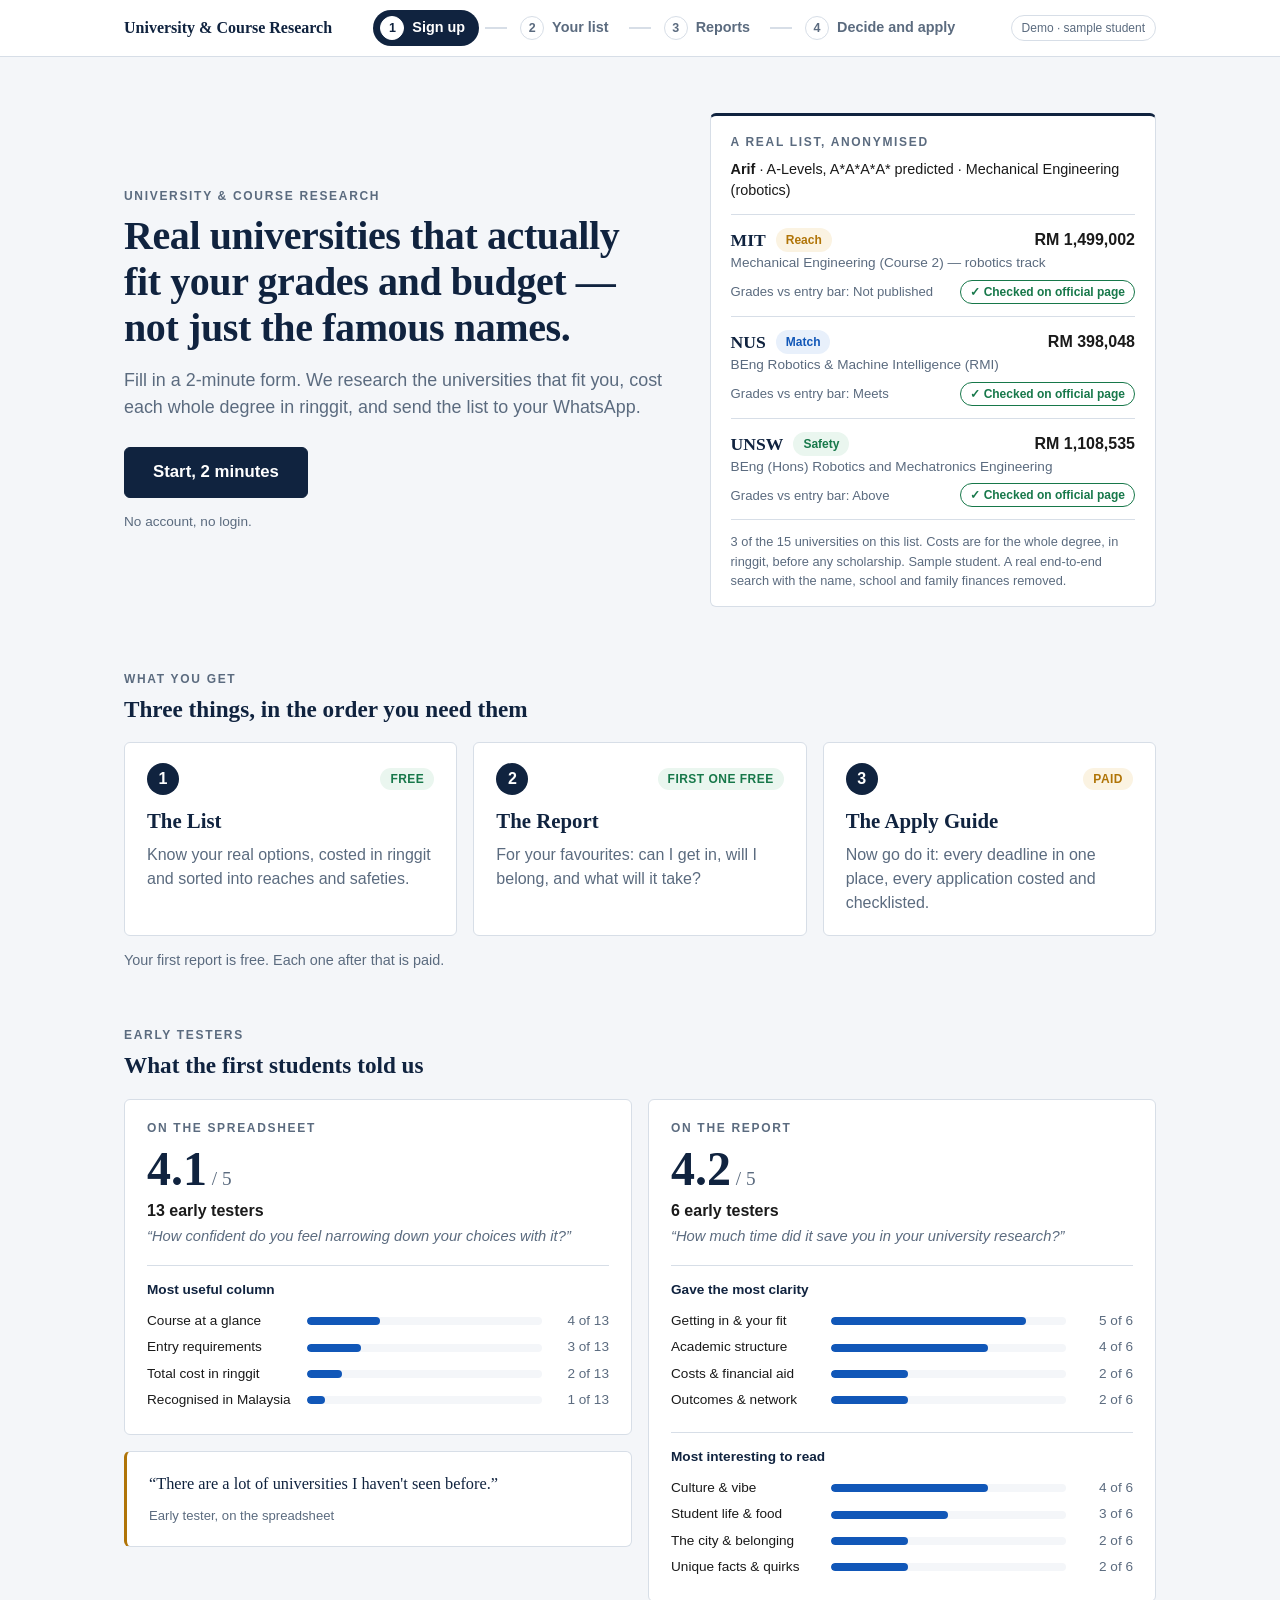
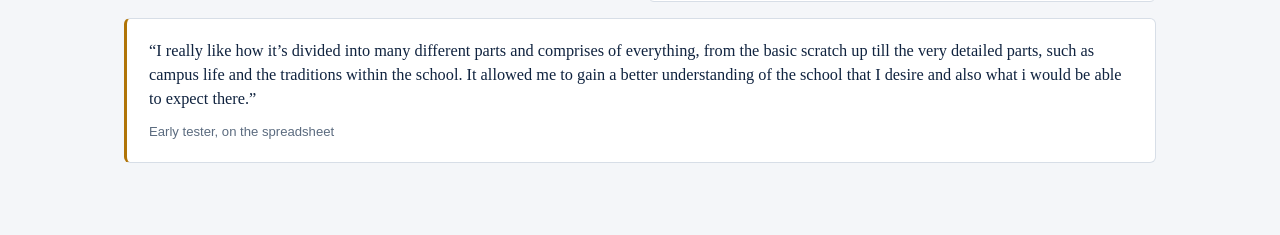
<file: prototype/index.html>
<!DOCTYPE html>
<html lang="en">

<head>
  <meta charset="utf-8">
  <meta name="viewport" content="width=device-width, initial-scale=1">
  <title>University &amp; Course Research — demo</title>
  <link rel="icon" href="data:,">
  <link rel="stylesheet" href="styles.css">
  <link rel="stylesheet" href="screens/landing.css">
  <link rel="stylesheet" href="screens/onboarding.css">
  <link rel="stylesheet" href="screens/waiting.css">
  <link rel="stylesheet" href="screens/results.css">
  <link rel="stylesheet" href="screens/list.css">
  <link rel="stylesheet" href="screens/report.css">
  <link rel="stylesheet" href="screens/decide.css">
</head>

<body>
  <header class="topbar">
    <div class="topbar-inner">
      <a class="brand" href="#landing" data-go="landing">University &amp; Course Research</a>
      <nav id="journey" class="journey" aria-label="Your journey"></nav>
      <span class="demo-chip">Demo · sample student</span>
    </div>
  </header>

  <main id="app"></main>

  <script src="data.js"></script>
  <script src="app.js"></script>
  <script src="screens/landing.js"></script>
  <script src="screens/onboarding.js"></script>
  <script src="screens/waiting.js"></script>
  <script src="screens/results.js"></script>
  <script src="screens/list.js"></script>
  <script src="screens/report.js"></script>
  <script src="screens/decide.js"></script>
  <script>App.start();</script>
</body>

</html>
</file>
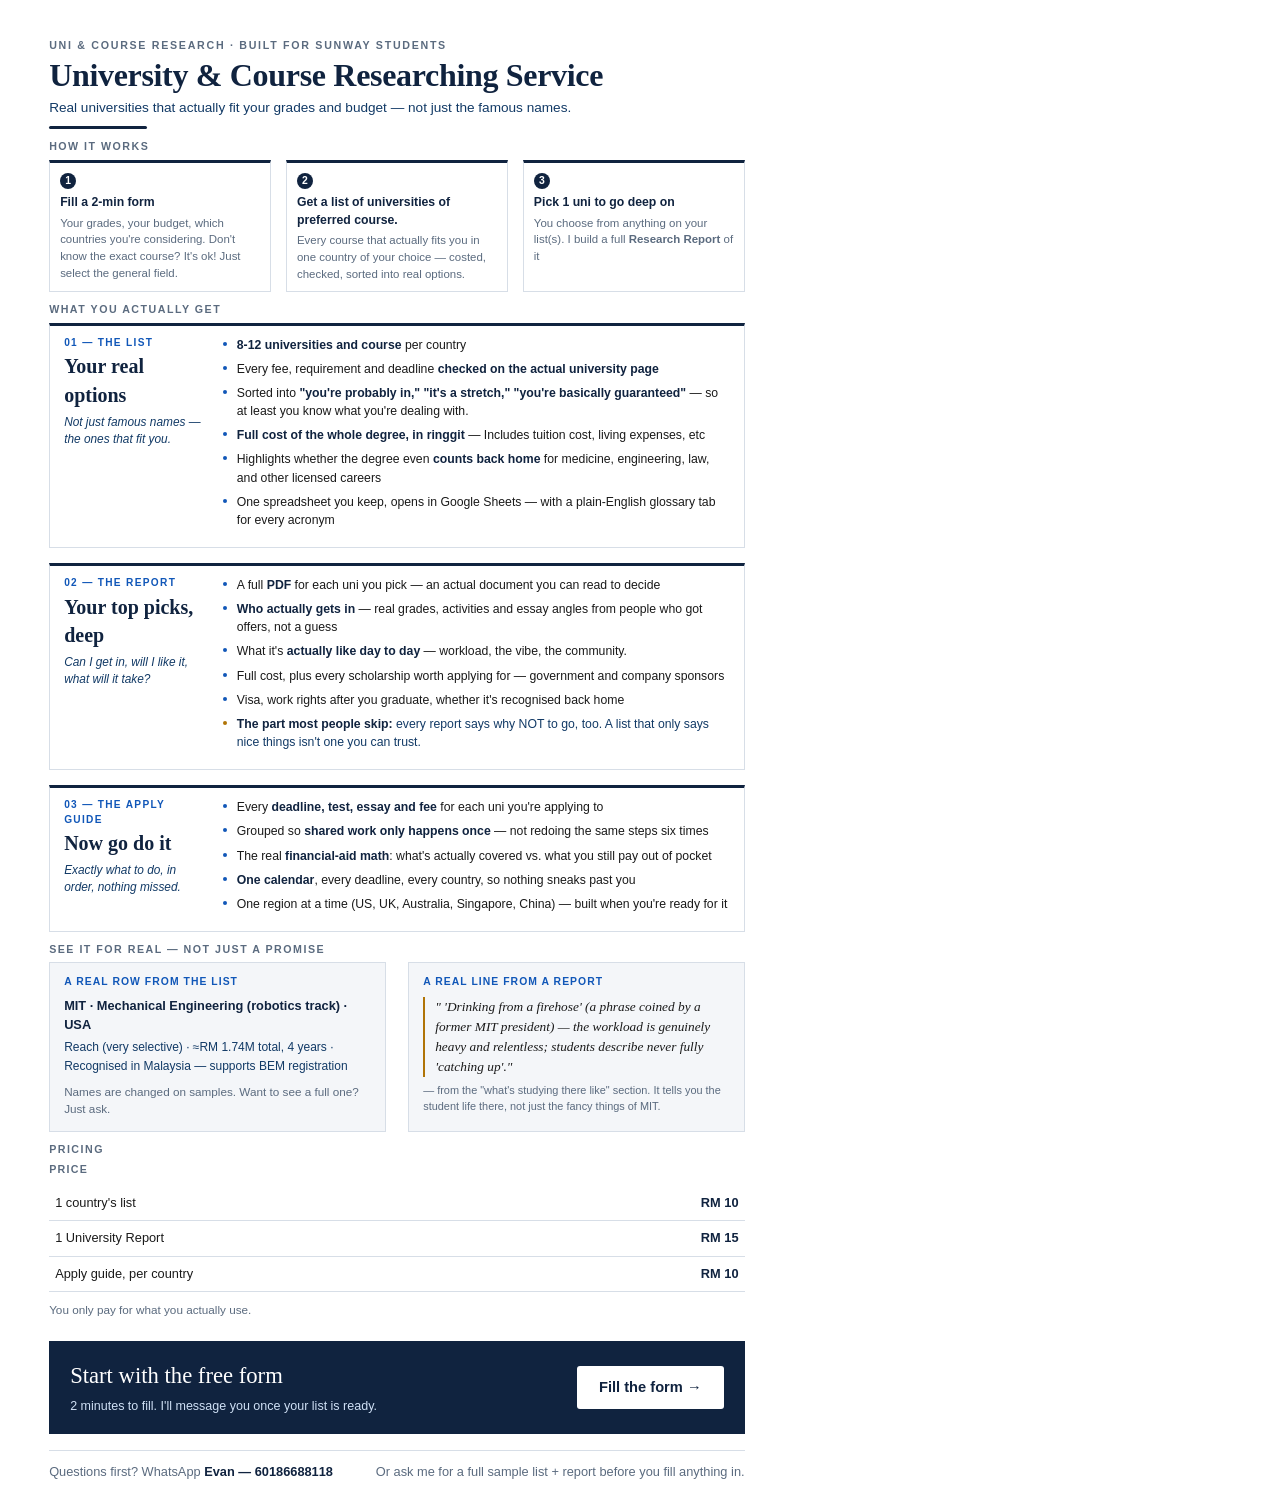
<file: sales/pitch/one-pager.html>
<!DOCTYPE html>
<html lang="en">

<head>
  <meta charset="utf-8">
  <title>Where should I actually apply?</title>
  <style>
    @page {
      size: A4;
      margin: 0;
    }

    * {
      margin: 0;
      padding: 0;
      box-sizing: border-box;
    }

    :root {
      --navy: #10233f;
      --navy2: #123a66;
      --ink: #1a1a1a;
      --gray: #5b6b7f;
      --line: #d7dee7;
      --wash: #f4f6f9;
      --accent: #1157b8;
      --gold: #b07407;
      --free: #17784a;
      --freewash: #eaf6ef;
    }

    html,
    body {
      -webkit-print-color-adjust: exact;
      print-color-adjust: exact;
    }

    body {
      font-family: "Segoe UI", "Helvetica Neue", Arial, sans-serif;
      color: var(--ink);
      font-size: 9.4pt;
      line-height: 1.44;
    }

    .page {
      width: 210mm;
      padding: 10mm 13mm 6mm;
    }

    .serif {
      font-family: Georgia, "Times New Roman", serif;
    }

    /* header */
    .kicker {
      font-size: 8pt;
      letter-spacing: .16em;
      text-transform: uppercase;
      color: var(--gray);
      font-weight: 600;
    }

    h1 {
      font-family: Georgia, serif;
      font-size: 24pt;
      line-height: 1.08;
      color: var(--navy);
      margin: 5px 0 5px;
      letter-spacing: -.01em;
    }

    .sub {
      color: var(--navy2);
      font-size: 10.2pt;
    }

    .rule {
      height: 3px;
      width: 26mm;
      background: var(--navy);
      margin: 9px 0 0;
      border-radius: 2px;
    }

    .pagebreak {
      break-before: page;
      page-break-before: always;
    }

    .sectlabel {
      font-size: 8pt;
      letter-spacing: .14em;
      text-transform: uppercase;
      color: var(--gray);
      font-weight: 700;
      margin: 10px 0 5px;
    }

    /* how it works — 4 steps, doubles as onboarding */
    .steps {
      display: flex;
      gap: 4mm;
      margin-top: 2px;
    }

    .step {
      flex: 1;
      border: 1px solid var(--line);
      border-top: 3px solid var(--navy);
      background: #fff;
      padding: 8px 10px 9px;
    }

    .step .sn {
      display: inline-flex;
      align-items: center;
      justify-content: center;
      width: 16px;
      height: 16px;
      border-radius: 50%;
      background: var(--navy);
      color: #fff;
      font-size: 7.8pt;
      font-weight: 800;
      margin-bottom: 5px;
    }

    .step .stitle {
      font-weight: 700;
      color: var(--navy);
      font-size: 9.2pt;
      margin-bottom: 3px;
    }

    .step .sdesc {
      color: var(--gray);
      font-size: 8.6pt;
      line-height: 1.45;
    }

    .step .tag {
      display: inline-block;
      margin-top: 5px;
      font-size: 7.4pt;
      font-weight: 700;
      letter-spacing: .04em;
      padding: 1.5px 6px;
      border-radius: 3px;
    }

    .step .tag.free {
      background: var(--freewash);
      color: var(--free);
    }

    .step .tag.paid {
      background: var(--wash);
      color: var(--gray);
    }

    /* products — vertical stack, full-width cards */
    .products {
      display: flex;
      flex-direction: column;
      gap: 4mm;
    }

    .prod {
      display: flex;
      gap: 5mm;
      border: 1px solid var(--line);
      border-top: 3px solid var(--navy);
      background: #fff;
      padding: 10px 14px 12px;
      break-inside: avoid;
    }

    .prod .trail {
      flex: 0 0 21%;
    }

    .prod .pnum {
      font-size: 7.6pt;
      font-weight: 800;
      letter-spacing: .13em;
      text-transform: uppercase;
      color: var(--accent);
    }

    .prod h3 {
      font-family: Georgia, serif;
      font-size: 15pt;
      color: var(--navy);
      margin: 2px 0 4px;
    }

    .prod .one {
      color: var(--navy2);
      font-size: 8.9pt;
      font-style: italic;
    }

    .prod ul {
      flex: 1;
      list-style: none;
    }

    .prod li {
      position: relative;
      padding-left: 14px;
      margin-bottom: 6px;
      font-size: 9.2pt;
      line-height: 1.48;
      break-inside: avoid;
    }

    .prod li::before {
      content: "";
      position: absolute;
      left: 0;
      top: 6px;
      width: 4px;
      height: 4px;
      background: var(--accent);
      border-radius: 50%;
    }

    .prod li b {
      color: var(--navy);
    }

    .prod li.honest {
      color: var(--navy2);
    }

    .prod li.honest::before {
      background: var(--gold);
    }

    /* real examples */
    .examples {
      display: flex;
      gap: 6mm;
      margin-top: 4px;
    }

    .exbox {
      flex: 1;
      border: 1px solid var(--line);
      background: var(--wash);
      padding: 12px 14px 13px;
    }

    .exbox .extag {
      font-size: 7.8pt;
      font-weight: 800;
      letter-spacing: .1em;
      text-transform: uppercase;
      color: var(--accent);
      margin-bottom: 7px;
    }

    .exbox .row1 {
      font-size: 9.6pt;
      color: var(--navy);
      font-weight: 700;
    }

    .exbox .row2 {
      font-size: 9pt;
      color: var(--navy2);
      margin-top: 4px;
      line-height: 1.55;
    }

    .exbox blockquote {
      font-family: Georgia, serif;
      font-style: italic;
      font-size: 10pt;
      color: var(--ink);
      border-left: 2px solid var(--gold);
      padding-left: 10px;
      margin: 6px 0 6px;
      line-height: 1.5;
    }

    .exbox .who {
      font-size: 8.2pt;
      color: var(--gray);
    }

    .askme {
      margin-top: 9px;
      font-size: 8.8pt;
      color: var(--gray);
    }

    /* pricing */
    .price-wrap {
      display: flex;
      gap: 8mm;
      align-items: stretch;
      margin-top: 4px;
    }

    .price-free {
      flex: 0 0 40%;
      background: var(--freewash);
      border: 1px solid #bfe3cf;
      border-top: 3px solid var(--free);
      padding: 13px 16px;
    }

    .price-free .ptag {
      font-size: 8pt;
      font-weight: 800;
      letter-spacing: .12em;
      text-transform: uppercase;
      color: var(--free);
    }

    .price-free .pbig {
      font-family: Georgia, serif;
      font-size: 17pt;
      color: var(--navy);
      margin: 4px 0 8px;
    }

    .price-free ul {
      list-style: none;
      font-size: 9.4pt;
    }

    .price-free li {
      padding-left: 14px;
      position: relative;
      margin-bottom: 6px;
    }

    .price-free li::before {
      content: "✓";
      position: absolute;
      left: 0;
      color: var(--free);
      font-weight: 800;
      font-size: 8pt;
    }

    table.topup {
      flex: 1;
      border-collapse: collapse;
      font-size: 9.6pt;
      align-self: center;
    }

    table.topup caption {
      text-align: left;
      font-size: 8pt;
      font-weight: 800;
      letter-spacing: .12em;
      text-transform: uppercase;
      color: var(--gray);
      margin-bottom: 8px;
    }

    table.topup td {
      padding: 8px 6px;
      border-bottom: 1px solid var(--line);
    }

    table.topup td:last-child {
      text-align: right;
      font-weight: 700;
      color: var(--navy);
      white-space: nowrap;
    }

    .price-note {
      margin-top: 10px;
      font-size: 8.8pt;
      color: var(--gray);
      grid-column: 1 / -1;
    }

    /* CTA */
    .cta {
      margin-top: 22px;
      border: 1.5px solid var(--navy);
      background: var(--navy);
      padding: 18px 20px;
      display: flex;
      align-items: center;
      justify-content: space-between;
      gap: 14px;
    }

    .cta a {
      color: #fff;
      text-decoration: none;
    }

    .cta .ctatext {
      color: #fff;
    }

    .cta .ctatext .big {
      font-family: Georgia, serif;
      font-size: 17pt;
      display: block;
    }

    .cta .ctatext .small {
      font-size: 9.4pt;
      color: #cfe0f5;
      display: block;
      margin-top: 4px;
    }

    .cta .btn {
      background: #fff;
      color: var(--navy);
      font-weight: 800;
      font-size: 11pt;
      padding: 11px 22px;
      border-radius: 3px;
      white-space: nowrap;
    }

    .foot {
      margin-top: 16px;
      padding-top: 12px;
      border-top: 1px solid var(--line);
      font-size: 9.6pt;
      color: var(--gray);
      display: flex;
      justify-content: space-between;
    }

    .foot b {
      color: var(--navy);
    }

    .foot a {
      color: var(--accent);
      text-decoration: none;
    }
  </style>
</head>

<body>
  <div class="page">

    <div class="kicker">Uni &amp; course research · built for Sunway Students</div>
    <h1>University & Course Researching Service</h1>
    <div class="sub">Real universities that actually fit your grades and budget — not just the famous
      names.</div>
    <div class="rule"></div>

    <div class="sectlabel">How it works</div>
    <div class="steps">
      <div class="step">
        <div class="sn">1</div>
        <div class="stitle">Fill a 2-min form</div>
        <div class="sdesc">Your grades, your budget, which countries you're considering. Don't know the exact course?
          It's ok! Just select the general field.
        </div>
      </div>
      <div class="step">
        <div class="sn">2</div>
        <div class="stitle">Get a list of universities of preferred course.</div>
        <div class="sdesc">Every course that actually fits you in one country of your choice — costed,
          checked, sorted into real options.</div>
      </div>
      <div class="step">
        <div class="sn">3</div>
        <div class="stitle">Pick 1 uni to go deep on</div>
        <div class="sdesc">You choose from anything on your list(s). I build a full <b>Research Report</b> of it</div>
      </div>
    </div>

    <div class="sectlabel">What you actually get</div>
    <div class="products">

      <div class="prod">
        <div class="trail">
          <div class="pnum">01 — The List</div>
          <h3>Your real options</h3>
          <div class="one">Not just famous names — the ones that fit you.</div>
        </div>
        <ul>
          <li><b>8-12 universities and course</b> per country</li>
          <li>Every fee, requirement and deadline <b>checked on the actual university page</b></li>
          <li>Sorted into <b>"you're probably in," "it's a stretch," "you're basically guaranteed"</b> —
            so at least you know what you're dealing with.</li>
          <li><b>Full cost of the whole degree, in ringgit</b> — Includes tuition cost, living expenses, etc</li>
          <li>Highlights whether the degree even <b>counts back home</b> for medicine, engineering, law, and
            other licensed careers</li>
          <li>One spreadsheet you keep, opens in Google Sheets — with a plain-English glossary tab for
            every acronym</li>
        </ul>
      </div>

      <div class="prod">
        <div class="trail">
          <div class="pnum">02 — The Report</div>
          <h3>Your top picks, deep</h3>
          <div class="one">Can I get in, will I like it, what will it take?</div>
        </div>
        <ul>
          <li>A full <b>PDF</b> for each uni you pick — an actual document you
            can read to decide</li>
          <li><b>Who actually gets in</b> — real grades, activities and essay angles from people who
            got offers, not a guess</li>
          <li>What it's <b>actually like day to day</b> — workload, the vibe, the community. </li>
          <li>Full cost, plus every scholarship worth applying for — government and company sponsors</li>
          <li>Visa, work rights after you graduate, whether it's recognised back home</li>
          <li class="honest"><b>The part most people skip:</b> every report says why NOT to go, too. A
            list that only says nice things isn't one you can trust.</li>
        </ul>
      </div>

      <div class="prod">
        <div class="trail">
          <div class="pnum">03 — The Apply Guide</div>
          <h3>Now go do it</h3>
          <div class="one">Exactly what to do, in order, nothing missed.</div>
        </div>
        <ul>
          <li>Every <b>deadline, test, essay and fee</b> for each uni you're applying to</li>
          <li>Grouped so <b>shared work only happens once</b> — not redoing the same steps six times</li>
          <li>The real <b>financial-aid math</b>: what's actually covered vs. what you still pay out of
            pocket</li>
          <li><b>One calendar</b>, every deadline, every country, so nothing sneaks past you</li>
          <li>One region at a time (US, UK, Australia, Singapore, China) — built when you're ready for
            it</li>
        </ul>
      </div>

    </div>

    <div class="sectlabel pagebreak">See it for real — not just a promise</div>
    <div class="examples">
      <div class="exbox">
        <div class="extag">A real row from the list</div>
        <div class="row1">MIT · Mechanical Engineering (robotics track) · USA</div>
        <div class="row2">Reach (very selective) · ≈RM 1.74M total, 4 years · Recognised in Malaysia —
          supports BEM registration</div>
        <div class="askme">Names are changed on samples. Want to see a full one? Just ask.</div>
      </div>
      <div class="exbox">
        <div class="extag">A real line from a report</div>
        <blockquote>" 'Drinking from a firehose' (a phrase coined by a former MIT president) — the
          workload is genuinely heavy and relentless; students describe never fully 'catching up'."</blockquote>
        <div class="who">— from the "what's studying there like" section. It tells you the student life there, not
          just the fancy things of MIT.</div>
      </div>
    </div>

    <div class="sectlabel">Pricing</div>
    <div class="price-wrap">
      <table class="topup">
        <caption>Price</caption>
        <tr>
          <td>1 country's list</td>
          <td>RM 10</td>
        </tr>
        <tr>
          <td>1 University Report</td>
          <td>RM 15 </td>
        </tr>
        <tr>
          <td>Apply guide, per country</td>
          <td>RM 10</td>
        </tr>
      </table>
    </div>
    <div class="price-note">You only pay for what you actually use.</div>

    <div class="cta">
      <div class="ctatext">
        <span class="big">Start with the free form</span>
        <span class="small">2 minutes to fill. I'll message you once your list is ready.</span>
      </div>
      <a class="btn"
        href="https://docs.google.com/forms/d/e/1FAIpQLSdm9Cxf48h4wC5dTIrXtHdYfvLbLitpDePYLxx8w0Y2hJ_RbA/viewform?usp=dialog">Fill
        the form →</a>
    </div>

    <div class="foot">
      <span>Questions first? WhatsApp <b>Evan — 60186688118</b></span>
      <span>Or ask me for a full sample list + report before you fill anything in.</span>
    </div>

  </div>
</body>

</html>
</file>
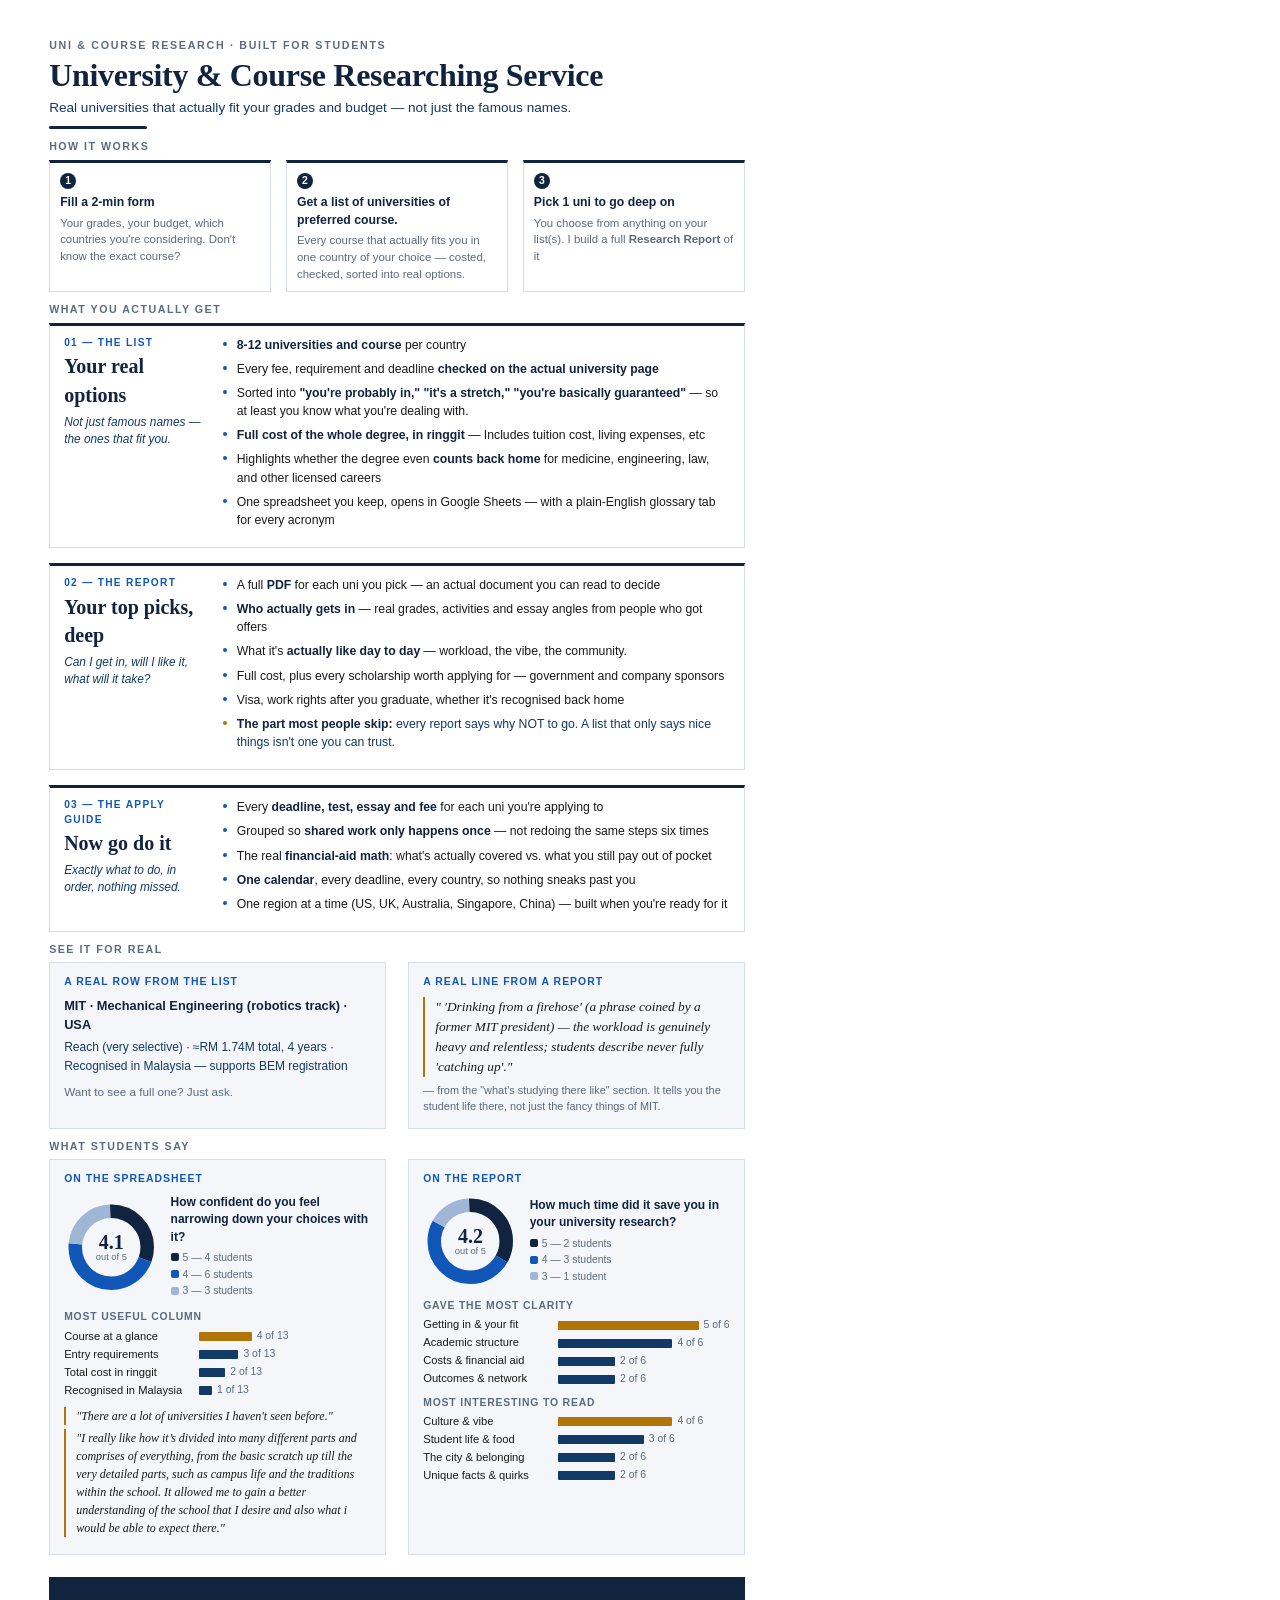
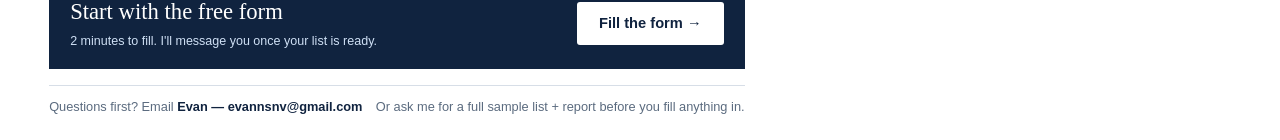
<file: sales/pitch/university-research-service-poster.html>
<!DOCTYPE html>
<html lang="en">

<head>
  <meta charset="utf-8">
  <title>Where should I actually apply?</title>
  <style>
    @page {
      size: A4;
      margin: 0;
    }

    * {
      margin: 0;
      padding: 0;
      box-sizing: border-box;
    }

    :root {
      --navy: #10233f;
      --navy2: #123a66;
      --ink: #1a1a1a;
      --gray: #5b6b7f;
      --line: #d7dee7;
      --wash: #f4f6f9;
      --accent: #1157b8;
      --gold: #b07407;
      --free: #17784a;
      --freewash: #eaf6ef;
    }

    html,
    body {
      -webkit-print-color-adjust: exact;
      print-color-adjust: exact;
    }

    body {
      font-family: "Segoe UI", "Helvetica Neue", Arial, sans-serif;
      color: var(--ink);
      font-size: 9.4pt;
      line-height: 1.44;
    }

    .page {
      width: 210mm;
      padding: 10mm 13mm 6mm;
    }

    .serif {
      font-family: Georgia, "Times New Roman", serif;
    }

    /* header */
    .kicker {
      font-size: 8pt;
      letter-spacing: .16em;
      text-transform: uppercase;
      color: var(--gray);
      font-weight: 600;
    }

    h1 {
      font-family: Georgia, serif;
      font-size: 24pt;
      line-height: 1.08;
      color: var(--navy);
      margin: 5px 0 5px;
      letter-spacing: -.01em;
    }

    .sub {
      color: var(--navy2);
      font-size: 10.2pt;
    }

    .rule {
      height: 3px;
      width: 26mm;
      background: var(--navy);
      margin: 9px 0 0;
      border-radius: 2px;
    }

    .pagebreak {
      break-before: page;
      page-break-before: always;
    }

    .sectlabel {
      font-size: 8pt;
      letter-spacing: .14em;
      text-transform: uppercase;
      color: var(--gray);
      font-weight: 700;
      margin: 10px 0 5px;
    }

    /* how it works — 4 steps, doubles as onboarding */
    .steps {
      display: flex;
      gap: 4mm;
      margin-top: 2px;
    }

    .step {
      flex: 1;
      border: 1px solid var(--line);
      border-top: 3px solid var(--navy);
      background: #fff;
      padding: 8px 10px 9px;
    }

    .step .sn {
      display: inline-flex;
      align-items: center;
      justify-content: center;
      width: 16px;
      height: 16px;
      border-radius: 50%;
      background: var(--navy);
      color: #fff;
      font-size: 7.8pt;
      font-weight: 800;
      margin-bottom: 5px;
    }

    .step .stitle {
      font-weight: 700;
      color: var(--navy);
      font-size: 9.2pt;
      margin-bottom: 3px;
    }

    .step .sdesc {
      color: var(--gray);
      font-size: 8.6pt;
      line-height: 1.45;
    }

    .step .tag {
      display: inline-block;
      margin-top: 5px;
      font-size: 7.4pt;
      font-weight: 700;
      letter-spacing: .04em;
      padding: 1.5px 6px;
      border-radius: 3px;
    }

    .step .tag.free {
      background: var(--freewash);
      color: var(--free);
    }

    .step .tag.paid {
      background: var(--wash);
      color: var(--gray);
    }

    /* products — vertical stack, full-width cards */
    .products {
      display: flex;
      flex-direction: column;
      gap: 4mm;
    }

    .prod {
      display: flex;
      gap: 5mm;
      border: 1px solid var(--line);
      border-top: 3px solid var(--navy);
      background: #fff;
      padding: 10px 14px 12px;
      break-inside: avoid;
    }

    .prod .trail {
      flex: 0 0 21%;
    }

    .prod .pnum {
      font-size: 7.6pt;
      font-weight: 800;
      letter-spacing: .13em;
      text-transform: uppercase;
      color: var(--accent);
    }

    .prod h3 {
      font-family: Georgia, serif;
      font-size: 15pt;
      color: var(--navy);
      margin: 2px 0 4px;
    }

    .prod .one {
      color: var(--navy2);
      font-size: 8.9pt;
      font-style: italic;
    }

    .prod ul {
      flex: 1;
      list-style: none;
    }

    .prod li {
      position: relative;
      padding-left: 14px;
      margin-bottom: 6px;
      font-size: 9.2pt;
      line-height: 1.48;
      break-inside: avoid;
    }

    .prod li::before {
      content: "";
      position: absolute;
      left: 0;
      top: 6px;
      width: 4px;
      height: 4px;
      background: var(--accent);
      border-radius: 50%;
    }

    .prod li b {
      color: var(--navy);
    }

    .prod li.honest {
      color: var(--navy2);
    }

    .prod li.honest::before {
      background: var(--gold);
    }

    /* real examples */
    .examples {
      display: flex;
      gap: 6mm;
      margin-top: 4px;
    }

    .exbox {
      flex: 1;
      border: 1px solid var(--line);
      background: var(--wash);
      padding: 12px 14px 13px;
    }

    .exbox .extag {
      font-size: 7.8pt;
      font-weight: 800;
      letter-spacing: .1em;
      text-transform: uppercase;
      color: var(--accent);
      margin-bottom: 7px;
    }

    .exbox .row1 {
      font-size: 9.6pt;
      color: var(--navy);
      font-weight: 700;
    }

    .exbox .row2 {
      font-size: 9pt;
      color: var(--navy2);
      margin-top: 4px;
      line-height: 1.55;
    }

    .exbox blockquote {
      font-family: Georgia, serif;
      font-style: italic;
      font-size: 10pt;
      color: var(--ink);
      border-left: 2px solid var(--gold);
      padding-left: 10px;
      margin: 6px 0 6px;
      line-height: 1.5;
    }

    .exbox .who {
      font-size: 8.2pt;
      color: var(--gray);
    }

    .askme {
      margin-top: 9px;
      font-size: 8.8pt;
      color: var(--gray);
    }

    /* feedback charts */
    .fbhead {
      display: flex;
      align-items: center;
      gap: 12px;
      margin-bottom: 10px;
    }

    .donut {
      position: relative;
      width: 25mm;
      height: 25mm;
      flex: 0 0 25mm;
    }

    .donut svg {
      width: 100%;
      height: 100%;
      transform: rotate(-90deg);
    }

    .donut .dval {
      position: absolute;
      inset: 0;
      display: flex;
      flex-direction: column;
      align-items: center;
      justify-content: center;
      line-height: 1.05;
    }

    .donut .dval b {
      font-family: Georgia, serif;
      font-size: 15pt;
      color: var(--navy);
    }

    .donut .dval span {
      font-size: 7pt;
      color: var(--gray);
    }

    .fbq {
      font-size: 9pt;
      font-weight: 700;
      color: var(--navy);
      margin-bottom: 4px;
    }

    .legend {
      font-size: 7.8pt;
      color: var(--gray);
      line-height: 1.6;
    }

    .legend i {
      display: inline-block;
      width: 8px;
      height: 8px;
      border-radius: 2px;
      margin-right: 4px;
      vertical-align: -0.5px;
    }

    .bars {
      margin-bottom: 9px;
    }

    .bars .btitle {
      font-size: 7.8pt;
      font-weight: 800;
      letter-spacing: .08em;
      text-transform: uppercase;
      color: var(--gray);
      margin-bottom: 4px;
    }

    .bar {
      display: grid;
      grid-template-columns: 42% 1fr;
      align-items: center;
      gap: 6px;
      margin-bottom: 3px;
      font-size: 8.4pt;
    }

    .bar .blabel {
      color: var(--ink);
      line-height: 1.2;
    }

    .bar .btrack {
      display: flex;
      align-items: center;
      gap: 5px;
    }

    .bar .bfill {
      height: 9px;
      background: var(--navy2);
      border-radius: 1px;
    }

    .bar.top .bfill {
      background: var(--gold);
    }

    .bar .bnum {
      font-size: 7.8pt;
      color: var(--gray);
      white-space: nowrap;
    }

    .exbox blockquote.sm {
      font-size: 9pt;
      margin: 4px 0;
    }

    /* pricing */
    .price-wrap {
      display: flex;
      gap: 8mm;
      align-items: stretch;
      margin-top: 4px;
    }

    .price-free {
      flex: 0 0 40%;
      background: var(--freewash);
      border: 1px solid #bfe3cf;
      border-top: 3px solid var(--free);
      padding: 13px 16px;
    }

    .price-free .ptag {
      font-size: 8pt;
      font-weight: 800;
      letter-spacing: .12em;
      text-transform: uppercase;
      color: var(--free);
    }

    .price-free .pbig {
      font-family: Georgia, serif;
      font-size: 17pt;
      color: var(--navy);
      margin: 4px 0 8px;
    }

    .price-free ul {
      list-style: none;
      font-size: 9.4pt;
    }

    .price-free li {
      padding-left: 14px;
      position: relative;
      margin-bottom: 6px;
    }

    .price-free li::before {
      content: "✓";
      position: absolute;
      left: 0;
      color: var(--free);
      font-weight: 800;
      font-size: 8pt;
    }

    table.topup {
      flex: 1;
      border-collapse: collapse;
      font-size: 9.6pt;
      align-self: center;
    }

    table.topup caption {
      text-align: left;
      font-size: 8pt;
      font-weight: 800;
      letter-spacing: .12em;
      text-transform: uppercase;
      color: var(--gray);
      margin-bottom: 8px;
    }

    table.topup td {
      padding: 8px 6px;
      border-bottom: 1px solid var(--line);
    }

    table.topup td:last-child {
      text-align: right;
      font-weight: 700;
      color: var(--navy);
      white-space: nowrap;
    }

    .price-note {
      margin-top: 10px;
      font-size: 8.8pt;
      color: var(--gray);
      grid-column: 1 / -1;
    }

    /* CTA */
    .cta {
      margin-top: 22px;
      border: 1.5px solid var(--navy);
      background: var(--navy);
      padding: 18px 20px;
      display: flex;
      align-items: center;
      justify-content: space-between;
      gap: 14px;
    }

    .cta a {
      color: #fff;
      text-decoration: none;
    }

    .cta .ctatext {
      color: #fff;
    }

    .cta .ctatext .big {
      font-family: Georgia, serif;
      font-size: 17pt;
      display: block;
    }

    .cta .ctatext .small {
      font-size: 9.4pt;
      color: #cfe0f5;
      display: block;
      margin-top: 4px;
    }

    .cta .btn {
      background: #fff;
      color: var(--navy);
      font-weight: 800;
      font-size: 11pt;
      padding: 11px 22px;
      border-radius: 3px;
      white-space: nowrap;
    }

    .foot {
      margin-top: 16px;
      padding-top: 12px;
      border-top: 1px solid var(--line);
      font-size: 9.6pt;
      color: var(--gray);
      display: flex;
      justify-content: space-between;
    }

    .foot b {
      color: var(--navy);
    }

    .foot a {
      color: var(--accent);
      text-decoration: none;
    }
  </style>
</head>

<body>
  <div class="page">

    <div class="kicker">Uni &amp; course research · built for Students</div>
    <h1>University & Course Researching Service</h1>
    <div class="sub">Real universities that actually fit your grades and budget — not just the famous
      names.</div>
    <div class="rule"></div>

    <div class="sectlabel">How it works</div>
    <div class="steps">
      <div class="step">
        <div class="sn">1</div>
        <div class="stitle">Fill a 2-min form</div>
        <div class="sdesc">Your grades, your budget, which countries you're considering. Don't know the exact course?
        </div>
      </div>
      <div class="step">
        <div class="sn">2</div>
        <div class="stitle">Get a list of universities of preferred course.</div>
        <div class="sdesc">Every course that actually fits you in one country of your choice — costed,
          checked, sorted into real options.</div>
      </div>
      <div class="step">
        <div class="sn">3</div>
        <div class="stitle">Pick 1 uni to go deep on</div>
        <div class="sdesc">You choose from anything on your list(s). I build a full <b>Research Report</b> of it</div>
      </div>
    </div>

    <div class="sectlabel">What you actually get</div>
    <div class="products">

      <div class="prod">
        <div class="trail">
          <div class="pnum">01 — The List</div>
          <h3>Your real options</h3>
          <div class="one">Not just famous names — the ones that fit you.</div>
        </div>
        <ul>
          <li><b>8-12 universities and course</b> per country</li>
          <li>Every fee, requirement and deadline <b>checked on the actual university page</b></li>
          <li>Sorted into <b>"you're probably in," "it's a stretch," "you're basically guaranteed"</b> —
            so at least you know what you're dealing with.</li>
          <li><b>Full cost of the whole degree, in ringgit</b> — Includes tuition cost, living expenses, etc</li>
          <li>Highlights whether the degree even <b>counts back home</b> for medicine, engineering, law, and
            other licensed careers</li>
          <li>One spreadsheet you keep, opens in Google Sheets — with a plain-English glossary tab for
            every acronym</li>
        </ul>
      </div>

      <div class="prod">
        <div class="trail">
          <div class="pnum">02 — The Report</div>
          <h3>Your top picks, deep</h3>
          <div class="one">Can I get in, will I like it, what will it take?</div>
        </div>
        <ul>
          <li>A full <b>PDF</b> for each uni you pick — an actual document you
            can read to decide</li>
          <li><b>Who actually gets in</b> — real grades, activities and essay angles from people who
            got offers</li>
          <li>What it's <b>actually like day to day</b> — workload, the vibe, the community. </li>
          <li>Full cost, plus every scholarship worth applying for — government and company sponsors</li>
          <li>Visa, work rights after you graduate, whether it's recognised back home</li>
          <li class="honest"><b>The part most people skip:</b> every report says why NOT to go. A
            list that only says nice things isn't one you can trust.</li>
        </ul>
      </div>

      <div class="prod">
        <div class="trail">
          <div class="pnum">03 — The Apply Guide</div>
          <h3>Now go do it</h3>
          <div class="one">Exactly what to do, in order, nothing missed.</div>
        </div>
        <ul>
          <li>Every <b>deadline, test, essay and fee</b> for each uni you're applying to</li>
          <li>Grouped so <b>shared work only happens once</b> — not redoing the same steps six times</li>
          <li>The real <b>financial-aid math</b>: what's actually covered vs. what you still pay out of
            pocket</li>
          <li><b>One calendar</b>, every deadline, every country, so nothing sneaks past you</li>
          <li>One region at a time (US, UK, Australia, Singapore, China) — built when you're ready for
            it</li>
        </ul>
      </div>

    </div>

    <div class="sectlabel pagebreak">See it for real</div>
    <div class="examples">
      <div class="exbox">
        <div class="extag">A real row from the list</div>
        <div class="row1">MIT · Mechanical Engineering (robotics track) · USA</div>
        <div class="row2">Reach (very selective) · ≈RM 1.74M total, 4 years · Recognised in Malaysia —
          supports BEM registration</div>
        <div class="askme">Want to see a full one? Just ask.</div>
      </div>
      <div class="exbox">
        <div class="extag">A real line from a report</div>
        <blockquote>" 'Drinking from a firehose' (a phrase coined by a former MIT president) — the
          workload is genuinely heavy and relentless; students describe never fully 'catching up'."</blockquote>
        <div class="who">— from the "what's studying there like" section. It tells you the student life there, not
          just the fancy things of MIT.</div>
      </div>
    </div>

    <div class="sectlabel">What students say</div>
    <div class="examples">
      <div class="exbox">
        <div class="extag">On the spreadsheet</div>
        <div class="fbhead">
          <div class="donut">
            <svg viewBox="0 0 42 42">
              <circle cx="21" cy="21" r="16" fill="none" stroke="#e3e8ef" stroke-width="6" />
              <circle cx="21" cy="21" r="16" fill="none" stroke="#10233f" stroke-width="6" pathLength="100"
                stroke-dasharray="30.77 69.23" stroke-dashoffset="0" />
              <circle cx="21" cy="21" r="16" fill="none" stroke="#1157b8" stroke-width="6" pathLength="100"
                stroke-dasharray="46.15 53.85" stroke-dashoffset="-30.77" />
              <circle cx="21" cy="21" r="16" fill="none" stroke="#9fb6d6" stroke-width="6" pathLength="100"
                stroke-dasharray="23.08 76.92" stroke-dashoffset="-76.92" />
            </svg>
            <div class="dval"><b>4.1</b><span>out of 5</span></div>
          </div>
          <div>
            <div class="fbq">How confident do you feel narrowing down your choices with it?</div>
            <div class="legend">
              <i style="background:#10233f"></i>5 — 4 students<br>
              <i style="background:#1157b8"></i>4 — 6 students<br>
              <i style="background:#9fb6d6"></i>3 — 3 students
            </div>
          </div>
        </div>
        <div class="bars">
          <div class="btitle">Most useful column</div>
          <div class="bar top"><span class="blabel">Course at a glance</span><span class="btrack"><span class="bfill"
                style="width:30.8%"></span><span class="bnum">4 of 13</span></span></div>
          <div class="bar"><span class="blabel">Entry requirements</span><span class="btrack"><span class="bfill"
                style="width:23.1%"></span><span class="bnum">3 of 13</span></span></div>
          <div class="bar"><span class="blabel">Total cost in ringgit</span><span class="btrack"><span class="bfill"
                style="width:15.4%"></span><span class="bnum">2 of 13</span></span></div>
          <div class="bar"><span class="blabel">Recognised in Malaysia</span><span class="btrack"><span class="bfill"
                style="width:7.7%"></span><span class="bnum">1 of 13</span></span></div>
        </div>
        <blockquote class="sm">"There are a lot of universities I haven't seen before."</blockquote>
        <blockquote class="sm">"I really like how it’s divided into many different parts and comprises of everything,
          from the basic scratch up till the very detailed parts, such as campus life and the traditions within the
          school. It allowed me to gain a better understanding of the school that I desire and also what i would be able
          to expect there."</blockquote>
      </div>

      <div class="exbox">
        <div class="extag">On the report</div>
        <div class="fbhead">
          <div class="donut">
            <svg viewBox="0 0 42 42">
              <circle cx="21" cy="21" r="16" fill="none" stroke="#e3e8ef" stroke-width="6" />
              <circle cx="21" cy="21" r="16" fill="none" stroke="#10233f" stroke-width="6" pathLength="100"
                stroke-dasharray="33.33 66.67" stroke-dashoffset="0" />
              <circle cx="21" cy="21" r="16" fill="none" stroke="#1157b8" stroke-width="6" pathLength="100"
                stroke-dasharray="50 50" stroke-dashoffset="-33.33" />
              <circle cx="21" cy="21" r="16" fill="none" stroke="#9fb6d6" stroke-width="6" pathLength="100"
                stroke-dasharray="16.67 83.33" stroke-dashoffset="-83.33" />
            </svg>
            <div class="dval"><b>4.2</b><span>out of 5</span></div>
          </div>
          <div>
            <div class="fbq">How much time did it save you in your university research?</div>
            <div class="legend">
              <i style="background:#10233f"></i>5 — 2 students<br>
              <i style="background:#1157b8"></i>4 — 3 students<br>
              <i style="background:#9fb6d6"></i>3 — 1 student
            </div>
          </div>
        </div>
        <div class="bars">
          <div class="btitle">Gave the most clarity</div>
          <div class="bar top"><span class="blabel">Getting in &amp; your fit</span><span class="btrack"><span
                class="bfill" style="width:83.3%"></span><span class="bnum">5 of 6</span></span></div>
          <div class="bar"><span class="blabel">Academic structure</span><span class="btrack"><span class="bfill"
                style="width:66.7%"></span><span class="bnum">4 of 6</span></span></div>
          <div class="bar"><span class="blabel">Costs &amp; financial aid</span><span class="btrack"><span class="bfill"
                style="width:33.3%"></span><span class="bnum">2 of 6</span></span></div>
          <div class="bar"><span class="blabel">Outcomes &amp; network</span><span class="btrack"><span class="bfill"
                style="width:33.3%"></span><span class="bnum">2 of 6</span></span></div>
        </div>
        <div class="bars">
          <div class="btitle">Most interesting to read</div>
          <div class="bar top"><span class="blabel">Culture &amp; vibe</span><span class="btrack"><span class="bfill"
                style="width:66.7%"></span><span class="bnum">4 of 6</span></span></div>
          <div class="bar"><span class="blabel">Student life &amp; food</span><span class="btrack"><span class="bfill"
                style="width:50%"></span><span class="bnum">3 of 6</span></span></div>
          <div class="bar"><span class="blabel">The city &amp; belonging</span><span class="btrack"><span class="bfill"
                style="width:33.3%"></span><span class="bnum">2 of 6</span></span></div>
          <div class="bar"><span class="blabel">Unique facts &amp; quirks</span><span class="btrack"><span class="bfill"
                style="width:33.3%"></span><span class="bnum">2 of 6</span></span></div>
        </div>
      </div>
    </div>

    <div class="cta">
      <div class="ctatext">
        <span class="big">Start with the free form</span>
        <span class="small">2 minutes to fill. I'll message you once your list is ready.</span>
      </div>
      <a class="btn"
        href="https://docs.google.com/forms/d/e/1FAIpQLSdm9Cxf48h4wC5dTIrXtHdYfvLbLitpDePYLxx8w0Y2hJ_RbA/viewform?usp=dialog">Fill
        the form →</a>
    </div>

    <div class="foot">
      <span>Questions first? Email <b>Evan — evannsnv@gmail.com</b></span>
      <span>Or ask me for a full sample list + report before you fill anything in.</span>
    </div>

  </div>
</body>

</html>
</file>
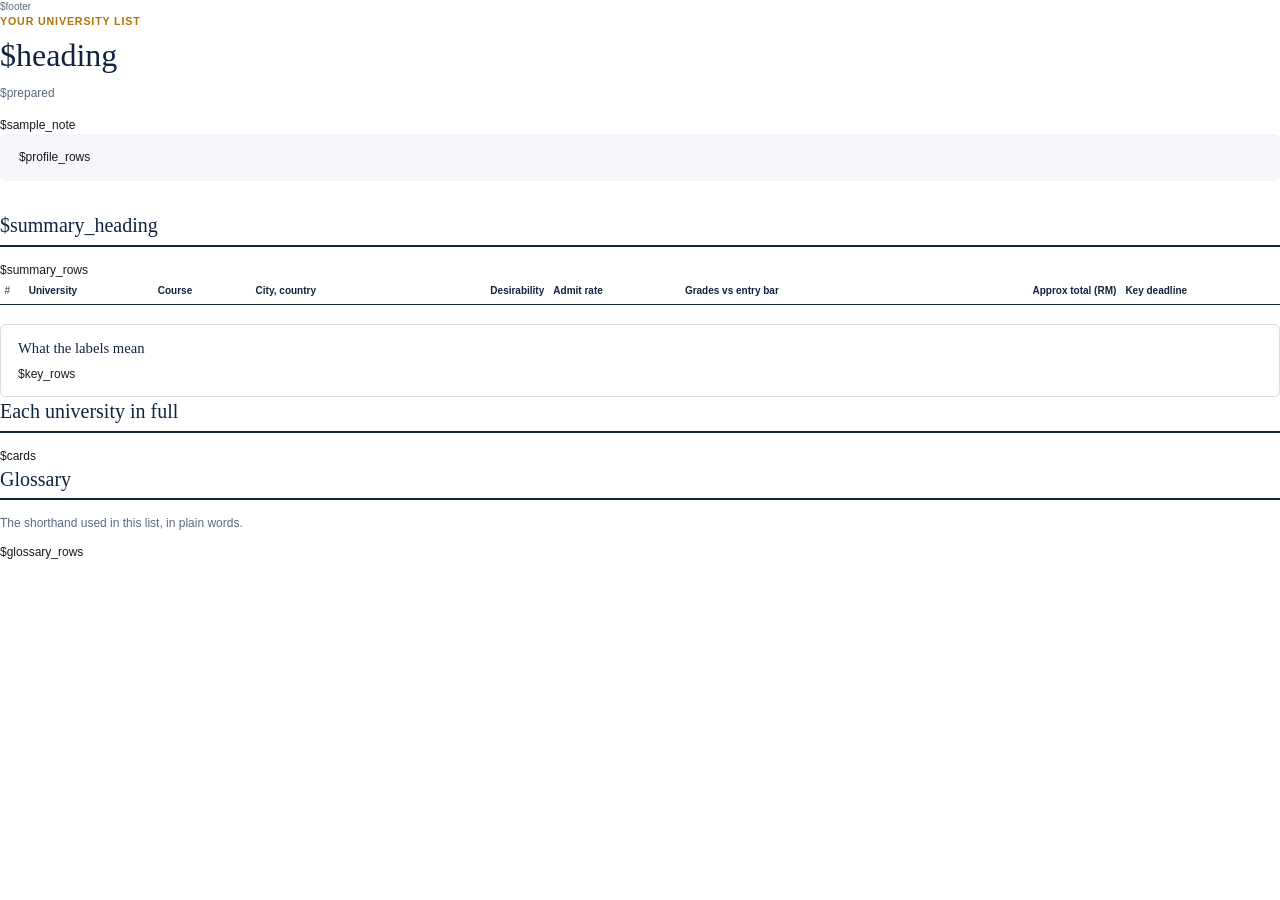
<file: tools/templates/list_pdf.html>
<!doctype html>
<html lang="en">
<head>
<meta charset="utf-8">
<title>$title</title>
<link rel="stylesheet" href="list_pdf.css">
</head>
<body>
<div class="running-footer">$footer</div>

<!-- 1. Student profile -->
<section class="profile">
  <p class="eyebrow">Your university list</p>
  <h1>$heading</h1>
  <p class="prepared">$prepared</p>
  $sample_note
  <dl class="profile-grid">
    $profile_rows
  </dl>
</section>

<!-- 2. Summary table -->
<section class="summary">
  <h2>$summary_heading</h2>
  <table class="summary-table">
    <thead>
      <tr>
        <th class="n">#</th>
        <th>University</th>
        <th>Course</th>
        <th>City, country</th>
        <th class="num">Desirability</th>
        <th>Admit rate</th>
        <th>Grades vs entry bar</th>
        <th class="num">Approx total (RM)</th>
        <th>Key deadline</th>
      </tr>
    </thead>
    <tbody>
      $summary_rows
    </tbody>
  </table>

  <!-- 3. Key to the judgment labels -->
  <div class="key">
    <h3>What the labels mean</h3>
    <dl>
      $key_rows
    </dl>
  </div>
</section>

<!-- 4. One card per university -->
<section class="cards">
  <h2>Each university in full</h2>
  $cards
</section>

<!-- 5. Glossary -->
<section class="glossary">
  <h2>Glossary</h2>
  <p class="muted">The shorthand used in this list, in plain words.</p>
  <dl>
    $glossary_rows
  </dl>
</section>
</body>
</html>
</file>
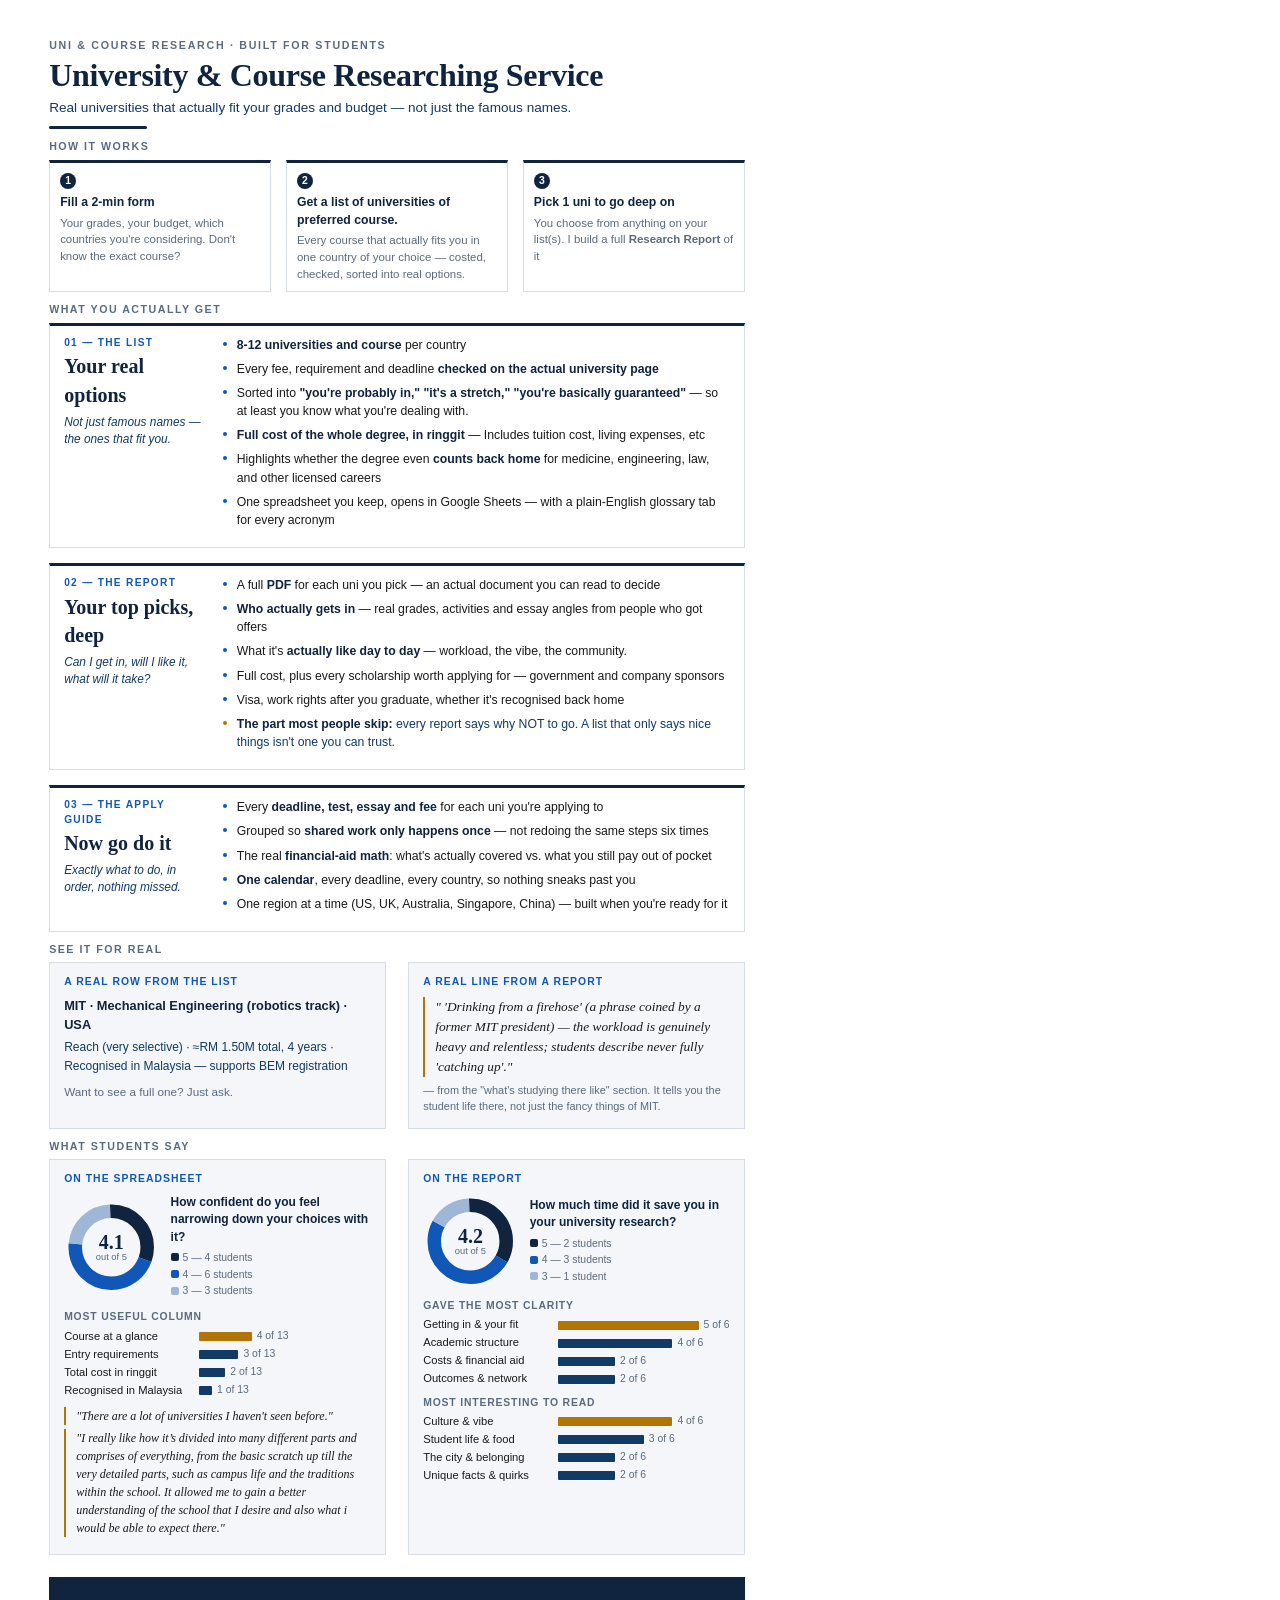
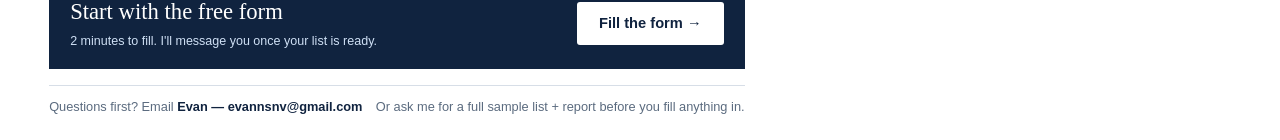
<file: business/sales/pitch/university-research-service-poster.html>
<!DOCTYPE html>
<html lang="en">

<head>
  <meta charset="utf-8">
  <title>Where should I actually apply?</title>
  <style>
    @page {
      size: A4;
      margin: 0;
    }

    * {
      margin: 0;
      padding: 0;
      box-sizing: border-box;
    }

    :root {
      --navy: #10233f;
      --navy2: #123a66;
      --ink: #1a1a1a;
      --gray: #5b6b7f;
      --line: #d7dee7;
      --wash: #f4f6f9;
      --accent: #1157b8;
      --gold: #b07407;
      --free: #17784a;
      --freewash: #eaf6ef;
    }

    html,
    body {
      -webkit-print-color-adjust: exact;
      print-color-adjust: exact;
    }

    body {
      font-family: "Segoe UI", "Helvetica Neue", Arial, sans-serif;
      color: var(--ink);
      font-size: 9.4pt;
      line-height: 1.44;
    }

    .page {
      width: 210mm;
      padding: 10mm 13mm 6mm;
    }

    .serif {
      font-family: Georgia, "Times New Roman", serif;
    }

    /* header */
    .kicker {
      font-size: 8pt;
      letter-spacing: .16em;
      text-transform: uppercase;
      color: var(--gray);
      font-weight: 600;
    }

    h1 {
      font-family: Georgia, serif;
      font-size: 24pt;
      line-height: 1.08;
      color: var(--navy);
      margin: 5px 0 5px;
      letter-spacing: -.01em;
    }

    .sub {
      color: var(--navy2);
      font-size: 10.2pt;
    }

    .rule {
      height: 3px;
      width: 26mm;
      background: var(--navy);
      margin: 9px 0 0;
      border-radius: 2px;
    }

    .pagebreak {
      break-before: page;
      page-break-before: always;
    }

    .sectlabel {
      font-size: 8pt;
      letter-spacing: .14em;
      text-transform: uppercase;
      color: var(--gray);
      font-weight: 700;
      margin: 10px 0 5px;
    }

    /* how it works — 4 steps, doubles as onboarding */
    .steps {
      display: flex;
      gap: 4mm;
      margin-top: 2px;
    }

    .step {
      flex: 1;
      border: 1px solid var(--line);
      border-top: 3px solid var(--navy);
      background: #fff;
      padding: 8px 10px 9px;
    }

    .step .sn {
      display: inline-flex;
      align-items: center;
      justify-content: center;
      width: 16px;
      height: 16px;
      border-radius: 50%;
      background: var(--navy);
      color: #fff;
      font-size: 7.8pt;
      font-weight: 800;
      margin-bottom: 5px;
    }

    .step .stitle {
      font-weight: 700;
      color: var(--navy);
      font-size: 9.2pt;
      margin-bottom: 3px;
    }

    .step .sdesc {
      color: var(--gray);
      font-size: 8.6pt;
      line-height: 1.45;
    }

    .step .tag {
      display: inline-block;
      margin-top: 5px;
      font-size: 7.4pt;
      font-weight: 700;
      letter-spacing: .04em;
      padding: 1.5px 6px;
      border-radius: 3px;
    }

    .step .tag.free {
      background: var(--freewash);
      color: var(--free);
    }

    .step .tag.paid {
      background: var(--wash);
      color: var(--gray);
    }

    /* products — vertical stack, full-width cards */
    .products {
      display: flex;
      flex-direction: column;
      gap: 4mm;
    }

    .prod {
      display: flex;
      gap: 5mm;
      border: 1px solid var(--line);
      border-top: 3px solid var(--navy);
      background: #fff;
      padding: 10px 14px 12px;
      break-inside: avoid;
    }

    .prod .trail {
      flex: 0 0 21%;
    }

    .prod .pnum {
      font-size: 7.6pt;
      font-weight: 800;
      letter-spacing: .13em;
      text-transform: uppercase;
      color: var(--accent);
    }

    .prod h3 {
      font-family: Georgia, serif;
      font-size: 15pt;
      color: var(--navy);
      margin: 2px 0 4px;
    }

    .prod .one {
      color: var(--navy2);
      font-size: 8.9pt;
      font-style: italic;
    }

    .prod ul {
      flex: 1;
      list-style: none;
    }

    .prod li {
      position: relative;
      padding-left: 14px;
      margin-bottom: 6px;
      font-size: 9.2pt;
      line-height: 1.48;
      break-inside: avoid;
    }

    .prod li::before {
      content: "";
      position: absolute;
      left: 0;
      top: 6px;
      width: 4px;
      height: 4px;
      background: var(--accent);
      border-radius: 50%;
    }

    .prod li b {
      color: var(--navy);
    }

    .prod li.honest {
      color: var(--navy2);
    }

    .prod li.honest::before {
      background: var(--gold);
    }

    /* real examples */
    .examples {
      display: flex;
      gap: 6mm;
      margin-top: 4px;
    }

    .exbox {
      flex: 1;
      border: 1px solid var(--line);
      background: var(--wash);
      padding: 12px 14px 13px;
    }

    .exbox .extag {
      font-size: 7.8pt;
      font-weight: 800;
      letter-spacing: .1em;
      text-transform: uppercase;
      color: var(--accent);
      margin-bottom: 7px;
    }

    .exbox .row1 {
      font-size: 9.6pt;
      color: var(--navy);
      font-weight: 700;
    }

    .exbox .row2 {
      font-size: 9pt;
      color: var(--navy2);
      margin-top: 4px;
      line-height: 1.55;
    }

    .exbox blockquote {
      font-family: Georgia, serif;
      font-style: italic;
      font-size: 10pt;
      color: var(--ink);
      border-left: 2px solid var(--gold);
      padding-left: 10px;
      margin: 6px 0 6px;
      line-height: 1.5;
    }

    .exbox .who {
      font-size: 8.2pt;
      color: var(--gray);
    }

    .askme {
      margin-top: 9px;
      font-size: 8.8pt;
      color: var(--gray);
    }

    /* feedback charts */
    .fbhead {
      display: flex;
      align-items: center;
      gap: 12px;
      margin-bottom: 10px;
    }

    .donut {
      position: relative;
      width: 25mm;
      height: 25mm;
      flex: 0 0 25mm;
    }

    .donut svg {
      width: 100%;
      height: 100%;
      transform: rotate(-90deg);
    }

    .donut .dval {
      position: absolute;
      inset: 0;
      display: flex;
      flex-direction: column;
      align-items: center;
      justify-content: center;
      line-height: 1.05;
    }

    .donut .dval b {
      font-family: Georgia, serif;
      font-size: 15pt;
      color: var(--navy);
    }

    .donut .dval span {
      font-size: 7pt;
      color: var(--gray);
    }

    .fbq {
      font-size: 9pt;
      font-weight: 700;
      color: var(--navy);
      margin-bottom: 4px;
    }

    .legend {
      font-size: 7.8pt;
      color: var(--gray);
      line-height: 1.6;
    }

    .legend i {
      display: inline-block;
      width: 8px;
      height: 8px;
      border-radius: 2px;
      margin-right: 4px;
      vertical-align: -0.5px;
    }

    .bars {
      margin-bottom: 9px;
    }

    .bars .btitle {
      font-size: 7.8pt;
      font-weight: 800;
      letter-spacing: .08em;
      text-transform: uppercase;
      color: var(--gray);
      margin-bottom: 4px;
    }

    .bar {
      display: grid;
      grid-template-columns: 42% 1fr;
      align-items: center;
      gap: 6px;
      margin-bottom: 3px;
      font-size: 8.4pt;
    }

    .bar .blabel {
      color: var(--ink);
      line-height: 1.2;
    }

    .bar .btrack {
      display: flex;
      align-items: center;
      gap: 5px;
    }

    .bar .bfill {
      height: 9px;
      background: var(--navy2);
      border-radius: 1px;
    }

    .bar.top .bfill {
      background: var(--gold);
    }

    .bar .bnum {
      font-size: 7.8pt;
      color: var(--gray);
      white-space: nowrap;
    }

    .exbox blockquote.sm {
      font-size: 9pt;
      margin: 4px 0;
    }

    /* pricing */
    .price-wrap {
      display: flex;
      gap: 8mm;
      align-items: stretch;
      margin-top: 4px;
    }

    .price-free {
      flex: 0 0 40%;
      background: var(--freewash);
      border: 1px solid #bfe3cf;
      border-top: 3px solid var(--free);
      padding: 13px 16px;
    }

    .price-free .ptag {
      font-size: 8pt;
      font-weight: 800;
      letter-spacing: .12em;
      text-transform: uppercase;
      color: var(--free);
    }

    .price-free .pbig {
      font-family: Georgia, serif;
      font-size: 17pt;
      color: var(--navy);
      margin: 4px 0 8px;
    }

    .price-free ul {
      list-style: none;
      font-size: 9.4pt;
    }

    .price-free li {
      padding-left: 14px;
      position: relative;
      margin-bottom: 6px;
    }

    .price-free li::before {
      content: "✓";
      position: absolute;
      left: 0;
      color: var(--free);
      font-weight: 800;
      font-size: 8pt;
    }

    table.topup {
      flex: 1;
      border-collapse: collapse;
      font-size: 9.6pt;
      align-self: center;
    }

    table.topup caption {
      text-align: left;
      font-size: 8pt;
      font-weight: 800;
      letter-spacing: .12em;
      text-transform: uppercase;
      color: var(--gray);
      margin-bottom: 8px;
    }

    table.topup td {
      padding: 8px 6px;
      border-bottom: 1px solid var(--line);
    }

    table.topup td:last-child {
      text-align: right;
      font-weight: 700;
      color: var(--navy);
      white-space: nowrap;
    }

    .price-note {
      margin-top: 10px;
      font-size: 8.8pt;
      color: var(--gray);
      grid-column: 1 / -1;
    }

    /* CTA */
    .cta {
      margin-top: 22px;
      border: 1.5px solid var(--navy);
      background: var(--navy);
      padding: 18px 20px;
      display: flex;
      align-items: center;
      justify-content: space-between;
      gap: 14px;
    }

    .cta a {
      color: #fff;
      text-decoration: none;
    }

    .cta .ctatext {
      color: #fff;
    }

    .cta .ctatext .big {
      font-family: Georgia, serif;
      font-size: 17pt;
      display: block;
    }

    .cta .ctatext .small {
      font-size: 9.4pt;
      color: #cfe0f5;
      display: block;
      margin-top: 4px;
    }

    .cta .btn {
      background: #fff;
      color: var(--navy);
      font-weight: 800;
      font-size: 11pt;
      padding: 11px 22px;
      border-radius: 3px;
      white-space: nowrap;
    }

    .foot {
      margin-top: 16px;
      padding-top: 12px;
      border-top: 1px solid var(--line);
      font-size: 9.6pt;
      color: var(--gray);
      display: flex;
      justify-content: space-between;
    }

    .foot b {
      color: var(--navy);
    }

    .foot a {
      color: var(--accent);
      text-decoration: none;
    }
  </style>
</head>

<body>
  <div class="page">

    <div class="kicker">Uni &amp; course research · built for Students</div>
    <h1>University & Course Researching Service</h1>
    <div class="sub">Real universities that actually fit your grades and budget — not just the famous
      names.</div>
    <div class="rule"></div>

    <div class="sectlabel">How it works</div>
    <div class="steps">
      <div class="step">
        <div class="sn">1</div>
        <div class="stitle">Fill a 2-min form</div>
        <div class="sdesc">Your grades, your budget, which countries you're considering. Don't know the exact course?
        </div>
      </div>
      <div class="step">
        <div class="sn">2</div>
        <div class="stitle">Get a list of universities of preferred course.</div>
        <div class="sdesc">Every course that actually fits you in one country of your choice — costed,
          checked, sorted into real options.</div>
      </div>
      <div class="step">
        <div class="sn">3</div>
        <div class="stitle">Pick 1 uni to go deep on</div>
        <div class="sdesc">You choose from anything on your list(s). I build a full <b>Research Report</b> of it</div>
      </div>
    </div>

    <div class="sectlabel">What you actually get</div>
    <div class="products">

      <div class="prod">
        <div class="trail">
          <div class="pnum">01 — The List</div>
          <h3>Your real options</h3>
          <div class="one">Not just famous names — the ones that fit you.</div>
        </div>
        <ul>
          <li><b>8-12 universities and course</b> per country</li>
          <li>Every fee, requirement and deadline <b>checked on the actual university page</b></li>
          <li>Sorted into <b>"you're probably in," "it's a stretch," "you're basically guaranteed"</b> —
            so at least you know what you're dealing with.</li>
          <li><b>Full cost of the whole degree, in ringgit</b> — Includes tuition cost, living expenses, etc</li>
          <li>Highlights whether the degree even <b>counts back home</b> for medicine, engineering, law, and
            other licensed careers</li>
          <li>One spreadsheet you keep, opens in Google Sheets — with a plain-English glossary tab for
            every acronym</li>
        </ul>
      </div>

      <div class="prod">
        <div class="trail">
          <div class="pnum">02 — The Report</div>
          <h3>Your top picks, deep</h3>
          <div class="one">Can I get in, will I like it, what will it take?</div>
        </div>
        <ul>
          <li>A full <b>PDF</b> for each uni you pick — an actual document you
            can read to decide</li>
          <li><b>Who actually gets in</b> — real grades, activities and essay angles from people who
            got offers</li>
          <li>What it's <b>actually like day to day</b> — workload, the vibe, the community. </li>
          <li>Full cost, plus every scholarship worth applying for — government and company sponsors</li>
          <li>Visa, work rights after you graduate, whether it's recognised back home</li>
          <li class="honest"><b>The part most people skip:</b> every report says why NOT to go. A
            list that only says nice things isn't one you can trust.</li>
        </ul>
      </div>

      <div class="prod">
        <div class="trail">
          <div class="pnum">03 — The Apply Guide</div>
          <h3>Now go do it</h3>
          <div class="one">Exactly what to do, in order, nothing missed.</div>
        </div>
        <ul>
          <li>Every <b>deadline, test, essay and fee</b> for each uni you're applying to</li>
          <li>Grouped so <b>shared work only happens once</b> — not redoing the same steps six times</li>
          <li>The real <b>financial-aid math</b>: what's actually covered vs. what you still pay out of
            pocket</li>
          <li><b>One calendar</b>, every deadline, every country, so nothing sneaks past you</li>
          <li>One region at a time (US, UK, Australia, Singapore, China) — built when you're ready for
            it</li>
        </ul>
      </div>

    </div>

    <div class="sectlabel pagebreak">See it for real</div>
    <div class="examples">
      <div class="exbox">
        <div class="extag">A real row from the list</div>
        <div class="row1">MIT · Mechanical Engineering (robotics track) · USA</div>
        <div class="row2">Reach (very selective) · ≈RM 1.50M total, 4 years · Recognised in Malaysia —
          supports BEM registration</div>
        <div class="askme">Want to see a full one? Just ask.</div>
      </div>
      <div class="exbox">
        <div class="extag">A real line from a report</div>
        <blockquote>" 'Drinking from a firehose' (a phrase coined by a former MIT president) — the
          workload is genuinely heavy and relentless; students describe never fully 'catching up'."</blockquote>
        <div class="who">— from the "what's studying there like" section. It tells you the student life there, not
          just the fancy things of MIT.</div>
      </div>
    </div>

    <div class="sectlabel">What students say</div>
    <div class="examples">
      <div class="exbox">
        <div class="extag">On the spreadsheet</div>
        <div class="fbhead">
          <div class="donut">
            <svg viewBox="0 0 42 42">
              <circle cx="21" cy="21" r="16" fill="none" stroke="#e3e8ef" stroke-width="6" />
              <circle cx="21" cy="21" r="16" fill="none" stroke="#10233f" stroke-width="6" pathLength="100"
                stroke-dasharray="30.77 69.23" stroke-dashoffset="0" />
              <circle cx="21" cy="21" r="16" fill="none" stroke="#1157b8" stroke-width="6" pathLength="100"
                stroke-dasharray="46.15 53.85" stroke-dashoffset="-30.77" />
              <circle cx="21" cy="21" r="16" fill="none" stroke="#9fb6d6" stroke-width="6" pathLength="100"
                stroke-dasharray="23.08 76.92" stroke-dashoffset="-76.92" />
            </svg>
            <div class="dval"><b>4.1</b><span>out of 5</span></div>
          </div>
          <div>
            <div class="fbq">How confident do you feel narrowing down your choices with it?</div>
            <div class="legend">
              <i style="background:#10233f"></i>5 — 4 students<br>
              <i style="background:#1157b8"></i>4 — 6 students<br>
              <i style="background:#9fb6d6"></i>3 — 3 students
            </div>
          </div>
        </div>
        <div class="bars">
          <div class="btitle">Most useful column</div>
          <div class="bar top"><span class="blabel">Course at a glance</span><span class="btrack"><span class="bfill"
                style="width:30.8%"></span><span class="bnum">4 of 13</span></span></div>
          <div class="bar"><span class="blabel">Entry requirements</span><span class="btrack"><span class="bfill"
                style="width:23.1%"></span><span class="bnum">3 of 13</span></span></div>
          <div class="bar"><span class="blabel">Total cost in ringgit</span><span class="btrack"><span class="bfill"
                style="width:15.4%"></span><span class="bnum">2 of 13</span></span></div>
          <div class="bar"><span class="blabel">Recognised in Malaysia</span><span class="btrack"><span class="bfill"
                style="width:7.7%"></span><span class="bnum">1 of 13</span></span></div>
        </div>
        <blockquote class="sm">"There are a lot of universities I haven't seen before."</blockquote>
        <blockquote class="sm">"I really like how it’s divided into many different parts and comprises of everything,
          from the basic scratch up till the very detailed parts, such as campus life and the traditions within the
          school. It allowed me to gain a better understanding of the school that I desire and also what i would be able
          to expect there."</blockquote>
      </div>

      <div class="exbox">
        <div class="extag">On the report</div>
        <div class="fbhead">
          <div class="donut">
            <svg viewBox="0 0 42 42">
              <circle cx="21" cy="21" r="16" fill="none" stroke="#e3e8ef" stroke-width="6" />
              <circle cx="21" cy="21" r="16" fill="none" stroke="#10233f" stroke-width="6" pathLength="100"
                stroke-dasharray="33.33 66.67" stroke-dashoffset="0" />
              <circle cx="21" cy="21" r="16" fill="none" stroke="#1157b8" stroke-width="6" pathLength="100"
                stroke-dasharray="50 50" stroke-dashoffset="-33.33" />
              <circle cx="21" cy="21" r="16" fill="none" stroke="#9fb6d6" stroke-width="6" pathLength="100"
                stroke-dasharray="16.67 83.33" stroke-dashoffset="-83.33" />
            </svg>
            <div class="dval"><b>4.2</b><span>out of 5</span></div>
          </div>
          <div>
            <div class="fbq">How much time did it save you in your university research?</div>
            <div class="legend">
              <i style="background:#10233f"></i>5 — 2 students<br>
              <i style="background:#1157b8"></i>4 — 3 students<br>
              <i style="background:#9fb6d6"></i>3 — 1 student
            </div>
          </div>
        </div>
        <div class="bars">
          <div class="btitle">Gave the most clarity</div>
          <div class="bar top"><span class="blabel">Getting in &amp; your fit</span><span class="btrack"><span
                class="bfill" style="width:83.3%"></span><span class="bnum">5 of 6</span></span></div>
          <div class="bar"><span class="blabel">Academic structure</span><span class="btrack"><span class="bfill"
                style="width:66.7%"></span><span class="bnum">4 of 6</span></span></div>
          <div class="bar"><span class="blabel">Costs &amp; financial aid</span><span class="btrack"><span class="bfill"
                style="width:33.3%"></span><span class="bnum">2 of 6</span></span></div>
          <div class="bar"><span class="blabel">Outcomes &amp; network</span><span class="btrack"><span class="bfill"
                style="width:33.3%"></span><span class="bnum">2 of 6</span></span></div>
        </div>
        <div class="bars">
          <div class="btitle">Most interesting to read</div>
          <div class="bar top"><span class="blabel">Culture &amp; vibe</span><span class="btrack"><span class="bfill"
                style="width:66.7%"></span><span class="bnum">4 of 6</span></span></div>
          <div class="bar"><span class="blabel">Student life &amp; food</span><span class="btrack"><span class="bfill"
                style="width:50%"></span><span class="bnum">3 of 6</span></span></div>
          <div class="bar"><span class="blabel">The city &amp; belonging</span><span class="btrack"><span class="bfill"
                style="width:33.3%"></span><span class="bnum">2 of 6</span></span></div>
          <div class="bar"><span class="blabel">Unique facts &amp; quirks</span><span class="btrack"><span class="bfill"
                style="width:33.3%"></span><span class="bnum">2 of 6</span></span></div>
        </div>
      </div>
    </div>

    <div class="cta">
      <div class="ctatext">
        <span class="big">Start with the free form</span>
        <span class="small">2 minutes to fill. I'll message you once your list is ready.</span>
      </div>
      <a class="btn"
        href="https://docs.google.com/forms/d/e/1FAIpQLSdm9Cxf48h4wC5dTIrXtHdYfvLbLitpDePYLxx8w0Y2hJ_RbA/viewform?usp=dialog">Fill
        the form →</a>
    </div>

    <div class="foot">
      <span>Questions first? Email <b>Evan — evannsnv@gmail.com</b></span>
      <span>Or ask me for a full sample list + report before you fill anything in.</span>
    </div>

  </div>
</body>

</html>
</file>
<file: prototype/styles.css>
/*
 * styles.css — tokens, base and shared classes. Owner: Session 1. Read-only for Sessions A, B, C.
 *
 * Tokens (from the poster): --navy --navy2 --ink --gray --line --wash --accent --gold --free
 *                           --freewash, plus --goldwash --accentwash --radius --maxw
 * Fonts: Georgia for headings (h1-h3 get it automatically), Segoe UI for body.
 *
 * Shared classes
 *   .btn             base button; combine with one of:
 *   .btn-primary     the one main action on a screen (navy)
 *   .btn-ghost       secondary action (outline)
 *   .btn-lg          the sign-up call to action (landing, onboarding)   [added by Session 2]
 *   .btn-sm          a minor control beside a heading or under a card    [added by Session 2]
 *                    Buttons come in these three sizes only; a screen never sets its own.
 *   .card            white box with a border
 *   .grid            responsive columns with a gap; set --grid-min to change the column width
 *   .badge           small pill; combine with one of:
 *   .badge-reach     Reach   (gold)       use "badge badge-" + university.band
 *   .badge-match     Match   (blue)
 *   .badge-safety    Safety  (green)
 *   .badge-verified  "Checked on official page" (green tick), for rows where verified is true
 *   .badge-unverified "Not verified" (gray), for the rest          [extra, not in the plan]
 *   .section-title   small uppercase label above a block
 *   .muted           gray secondary text
 *
 * Layout: app.js wraps every screen in <div class="screen screen-<id>">, a centred column
 * (--maxw wide). A screen that wants the full width can override that on .screen-<id>.
 */

:root {
  --navy: #10233f;
  --navy2: #123a66;
  --ink: #1a1a1a;
  --gray: #5b6b7f;
  --line: #d7dee7;
  --wash: #f4f6f9;
  --accent: #1157b8;
  --gold: #b07407;
  --free: #17784a;
  --freewash: #eaf6ef;
  --goldwash: #fbf3e2;
  --accentwash: #e8f0fb;
  --radius: 6px;
  --maxw: 1080px;
}

*,
*::before,
*::after {
  box-sizing: border-box;
}

body {
  margin: 0;
  font-family: "Segoe UI", "Helvetica Neue", Arial, sans-serif;
  font-size: 16px;
  line-height: 1.5;
  color: var(--ink);
  background: var(--wash);
}

h1,
h2,
h3 {
  font-family: Georgia, "Times New Roman", serif;
  color: var(--navy);
  line-height: 1.15;
  margin: 0 0 0.45em;
}

h1 {
  font-size: 2.1rem;
  letter-spacing: -0.01em;
}

h2 {
  font-size: 1.45rem;
}

h3 {
  font-size: 1.12rem;
}

p {
  margin: 0 0 1em;
}

a {
  color: var(--accent);
}

button {
  font: inherit;
}

/* ---- top bar and journey bar ---- */

.topbar {
  position: sticky;
  top: 0;
  z-index: 10;
  background: #fff;
  border-bottom: 1px solid var(--line);
}

.topbar-inner {
  max-width: var(--maxw);
  margin: 0 auto;
  padding: 10px 24px;
  display: flex;
  align-items: center;
  gap: 20px;
}

.brand {
  font-family: Georgia, "Times New Roman", serif;
  font-weight: 700;
  color: var(--navy);
  text-decoration: none;
  white-space: nowrap;
}

.journey {
  flex: 1;
  display: flex;
  align-items: center;
  justify-content: center;
  gap: 6px;
}

.journey-step {
  display: inline-flex;
  align-items: center;
  gap: 8px;
  padding: 6px 14px 6px 7px;
  border: 0;
  border-radius: 999px;
  background: none;
  color: var(--gray);
  font-size: 0.9rem;
  font-weight: 600;
  white-space: nowrap;
  cursor: pointer;
}

.journey-step:hover {
  background: var(--wash);
}

.journey-num {
  display: inline-flex;
  align-items: center;
  justify-content: center;
  width: 24px;
  height: 24px;
  border-radius: 50%;
  border: 1.5px solid var(--line);
  background: #fff;
  font-size: 0.78rem;
  font-weight: 800;
}

.journey-step.is-done {
  color: var(--navy);
}

.journey-step.is-done .journey-num {
  background: var(--free);
  border-color: var(--free);
  color: #fff;
}

.journey-step.is-current,
.journey-step.is-current:hover {
  background: var(--navy);
  color: #fff;
}

.journey-step.is-current .journey-num {
  border-color: #fff;
  color: var(--navy);
}

.journey-sep {
  width: 22px;
  height: 1.5px;
  background: var(--line);
}

.demo-chip {
  font-size: 0.75rem;
  color: var(--gray);
  border: 1px solid var(--line);
  border-radius: 999px;
  padding: 3px 10px;
  white-space: nowrap;
}

/* A window narrower than the column (a projector, a browser that is not maximised): tighten
   the journey bar so the page never scrolls sideways. */
@media (max-width: 1100px) {
  .topbar-inner {
    gap: 12px;
  }

  .journey {
    gap: 2px;
  }

  .journey-sep {
    width: 10px;
  }

  .journey-step {
    padding-right: 10px;
  }
}

/* ---- screen container ---- */

.screen {
  max-width: var(--maxw);
  margin: 0 auto;
  padding: 36px 24px 72px;
}

/* ---- shared classes ---- */

.btn {
  display: inline-flex;
  align-items: center;
  justify-content: center;
  gap: 8px;
  padding: 11px 22px;
  border: 1.5px solid transparent;
  border-radius: var(--radius);
  font-size: 1rem;
  font-weight: 700;
  line-height: 1.2;
  text-decoration: none;
  cursor: pointer;
  transition: background-color 0.12s, border-color 0.12s, color 0.12s;
}

.btn-primary {
  background: var(--navy);
  border-color: var(--navy);
  color: #fff;
}

.btn-primary:hover {
  background: var(--accent);
  border-color: var(--accent);
}

.btn-ghost {
  background: #fff;
  border-color: var(--line);
  color: var(--navy);
}

.btn-ghost:hover {
  border-color: var(--navy);
}

.btn-lg {
  padding: 14px 28px;
  font-size: 1.05rem;
}

.btn-sm {
  padding: 7px 14px;
  font-size: 0.85rem;
}

.btn:focus-visible,
.journey-step:focus-visible,
.brand:focus-visible {
  outline: 3px solid var(--accent);
  outline-offset: 2px;
}

.card {
  background: #fff;
  border: 1px solid var(--line);
  border-radius: var(--radius);
  padding: 20px 22px;
}

.grid {
  display: grid;
  grid-template-columns: repeat(auto-fit, minmax(var(--grid-min, 240px), 1fr));
  gap: 16px;
}

.badge {
  display: inline-flex;
  align-items: center;
  gap: 4px;
  padding: 2px 9px;
  border: 1px solid transparent;
  border-radius: 999px;
  font-size: 0.75rem;
  font-weight: 700;
  line-height: 1.5;
  white-space: nowrap;
}

.badge-reach {
  background: var(--goldwash);
  color: var(--gold);
}

.badge-match {
  background: var(--accentwash);
  color: var(--accent);
}

.badge-safety {
  background: var(--freewash);
  color: var(--free);
}

.badge-verified {
  background: #fff;
  border-color: var(--free);
  color: var(--free);
}

.badge-verified::before {
  content: "\2713";
  font-weight: 800;
}

.badge-unverified {
  background: #fff;
  border-color: var(--line);
  color: var(--gray);
}

.section-title {
  margin: 0 0 8px;
  font-family: "Segoe UI", "Helvetica Neue", Arial, sans-serif;
  font-size: 0.75rem;
  font-weight: 700;
  letter-spacing: 0.14em;
  line-height: 1.4;
  text-transform: uppercase;
  color: var(--gray);
}

.muted {
  color: var(--gray);
}

/* ---- Session 1 stubs and the render-error fallback ---- */

.stub {
  max-width: 620px;
  margin: 48px auto 0;
  padding: 32px 36px 36px;
  border-top: 3px solid var(--navy);
}

.stub .btn {
  margin-top: 6px;
}

.stub .stub-skip {
  padding: 6px 12px;
  font-size: 0.82rem;
  font-weight: 600;
  color: var(--gray);
}

.error-card {
  max-width: 620px;
  margin: 48px auto 0;
  border-top: 3px solid var(--gold);
}
</file>
<file: prototype/screens/landing.css>
/* Screen 1 of 7: landing. Owner: Session A.
   Every selector in this file must start with .screen-landing so nothing leaks into
   another screen. Use the shared classes and tokens in ../styles.css first. */

/* ---- hero ---- */

.screen-landing .ld-hero {
  display: grid;
  grid-template-columns: minmax(0, 1.1fr) minmax(0, 0.9fr);
  gap: 40px;
  align-items: center;
  padding: 20px 0 8px;
}

.screen-landing .ld-hero h1 {
  font-size: 2.5rem;
  margin-bottom: 0.4em;
  text-wrap: balance;
}

.screen-landing .ld-lede {
  font-size: 1.12rem;
  color: var(--gray);
  max-width: 34em;
  margin-bottom: 1.5em;
}

.screen-landing .ld-hero-note {
  margin: 14px 0 0;
  font-size: 0.85rem;
  max-width: 36em;
}

/* ---- the sample-list peek ---- */

.screen-landing .ld-peek {
  border-top: 3px solid var(--navy);
  padding: 18px 20px 16px;
}

.screen-landing .ld-peek-who {
  margin: 0 0 12px;
  font-size: 0.9rem;
}

.screen-landing .ld-peek-rows {
  list-style: none;
  margin: 0;
  padding: 0;
}

.screen-landing .ld-peek-row {
  padding: 12px 0;
  border-top: 1px solid var(--line);
}

.screen-landing .ld-peek-main {
  display: flex;
  align-items: center;
  gap: 10px;
}

.screen-landing .ld-peek-main strong {
  font-family: Georgia, "Times New Roman", serif;
  font-size: 1.1rem;
  color: var(--navy);
}

.screen-landing .ld-peek-cost {
  margin-left: auto;
  font-weight: 700;
  font-variant-numeric: tabular-nums;
  white-space: nowrap;
}

.screen-landing .ld-peek-sub {
  font-size: 0.85rem;
  white-space: nowrap;
  overflow: hidden;
  text-overflow: ellipsis;
}

.screen-landing .ld-peek-meta {
  display: flex;
  flex-wrap: wrap;
  align-items: center;
  justify-content: space-between;
  gap: 6px 10px;
  margin-top: 6px;
  font-size: 0.82rem;
}

.screen-landing .ld-peek-foot {
  margin: 0;
  padding-top: 12px;
  border-top: 1px solid var(--line);
  font-size: 0.8rem;
}

/* ---- sections ---- */

.screen-landing .ld-section {
  margin-top: 56px;
}

.screen-landing .ld-section h2 {
  margin-bottom: 20px;
}

/* ---- deliverables ---- */

.screen-landing .ld-deliverables {
  --grid-min: 260px;
}

.screen-landing .ld-deliverable h3 {
  font-size: 1.3rem;
}

.screen-landing .ld-deliverable p {
  margin: 0;
}

.screen-landing .ld-deliverable-head {
  display: flex;
  align-items: center;
  justify-content: space-between;
  margin-bottom: 14px;
}

.screen-landing .ld-num {
  display: inline-flex;
  align-items: center;
  justify-content: center;
  width: 32px;
  height: 32px;
  border-radius: 50%;
  background: var(--navy);
  color: #fff;
  font-weight: 800;
}

.screen-landing .ld-tier {
  padding: 2px 10px;
  border-radius: 999px;
  font-size: 0.75rem;
  font-weight: 700;
  letter-spacing: 0.04em;
  text-transform: uppercase;
}

.screen-landing .ld-tier.is-free {
  background: var(--freewash);
  color: var(--free);
}

.screen-landing .ld-tier.is-paid {
  background: var(--goldwash);
  color: var(--gold);
}

.screen-landing .ld-rule {
  margin: 14px 0 0;
  font-size: 0.9rem;
}

/* ---- early-tester feedback ---- */

.screen-landing .ld-scores {
  --grid-min: 340px;
  align-items: start;
}

.screen-landing .ld-score-figure {
  margin: 0;
  font-family: Georgia, "Times New Roman", serif;
  color: var(--navy);
  line-height: 1;
}

.screen-landing .ld-score-figure strong {
  font-size: 3rem;
}

.screen-landing .ld-score-figure span {
  font-size: 1.2rem;
  color: var(--gray);
}

.screen-landing .ld-score-who {
  margin: 6px 0 2px;
  font-weight: 700;
}

.screen-landing .ld-score-question {
  margin: 0;
  font-size: 0.92rem;
  font-style: italic;
}

.screen-landing .ld-bars {
  margin-top: 18px;
  padding-top: 14px;
  border-top: 1px solid var(--line);
}

.screen-landing .ld-bars-title {
  margin: 0 0 8px;
  font-size: 0.85rem;
  font-weight: 700;
  color: var(--navy);
}

.screen-landing .ld-bar {
  display: grid;
  grid-template-columns: minmax(0, 11em) minmax(40px, 1fr) 4.2em;
  align-items: center;
  gap: 10px;
  padding: 3px 0;
  font-size: 0.85rem;
}

.screen-landing .ld-bar-track {
  height: 8px;
  border-radius: 999px;
  background: var(--wash);
  overflow: hidden;
}

.screen-landing .ld-bar-fill {
  display: block;
  height: 100%;
  border-radius: 999px;
  background: var(--accent);
}

.screen-landing .ld-bar-count {
  color: var(--gray);
  font-variant-numeric: tabular-nums;
  text-align: right;
  white-space: nowrap;
}

.screen-landing .ld-score-col,
.screen-landing .ld-quotes {
  display: flex;
  flex-direction: column;
  gap: 16px;
}

.screen-landing .ld-quotes {
  margin-top: 16px;
}

.screen-landing .ld-quote {
  margin: 0;
  border-left: 3px solid var(--gold);
}

.screen-landing .ld-quote blockquote {
  margin: 0 0 10px;
  font-family: Georgia, "Times New Roman", serif;
  font-size: 1.02rem;
  line-height: 1.5;
  color: var(--navy);
}

.screen-landing .ld-quote figcaption {
  font-size: 0.82rem;
}

@media (max-width: 860px) {
  .screen-landing .ld-hero {
    grid-template-columns: minmax(0, 1fr);
    gap: 28px;
  }

  .screen-landing .ld-hero h1 {
    font-size: 2rem;
  }
}
</file>
<file: prototype/screens/onboarding.css>
/* Screen 2 of 7: onboarding. Owner: Session A.
   Every selector in this file must start with .screen-onboarding so nothing leaks into
   another screen. Use the shared classes and tokens in ../styles.css first. */

.screen-onboarding .ob-card {
  max-width: 640px;
  margin: 0 auto;
  padding: 28px 36px 30px;
  border-top: 3px solid var(--navy);
}

/* ---- progress ---- */

.screen-onboarding .ob-progress {
  margin-bottom: 26px;
}

.screen-onboarding .ob-progress-text {
  display: flex;
  align-items: baseline;
  justify-content: space-between;
  gap: 16px;
  margin-bottom: 8px;
}

.screen-onboarding .ob-progress-text .section-title {
  margin: 0;
}

.screen-onboarding .ob-progress-names {
  display: flex;
  gap: 14px;
  font-size: 0.82rem;
}

.screen-onboarding .ob-progress-names .is-current {
  color: var(--navy);
  font-weight: 700;
}

.screen-onboarding .ob-progress-names .is-done {
  color: var(--free);
}

.screen-onboarding .ob-bar {
  height: 8px;
  border-radius: 999px;
  background: var(--wash);
  overflow: hidden;
}

.screen-onboarding .ob-bar-fill {
  display: block;
  height: 100%;
  border-radius: 999px;
  background: var(--free);
}

/* ---- heading ---- */

.screen-onboarding h1 {
  margin-bottom: 0.2em;
  outline: none;
}

.screen-onboarding .ob-lede {
  margin-bottom: 24px;
}

/* ---- fields ---- */

.screen-onboarding .ob-field {
  display: block;
  margin-bottom: 22px;
}

.screen-onboarding .ob-label {
  display: block;
  margin-bottom: 8px;
  font-weight: 700;
  color: var(--navy);
}

.screen-onboarding .ob-hint {
  display: block;
  margin-top: 6px;
  font-size: 0.85rem;
}

.screen-onboarding .ob-input {
  display: block;
  width: 100%;
  min-height: 50px;
  padding: 10px 14px;
  border: 1.5px solid var(--line);
  border-radius: var(--radius);
  background: #fff;
  color: var(--ink);
  font: inherit;
  font-size: 1.05rem;
}

.screen-onboarding .ob-input:focus-visible {
  outline: 3px solid var(--accent);
  outline-offset: 1px;
  border-color: var(--accent);
}

.screen-onboarding .ob-chips {
  display: flex;
  flex-wrap: wrap;
  gap: 10px;
}

.screen-onboarding .ob-chip {
  min-height: 48px;
  padding: 10px 18px;
  border: 1.5px solid var(--line);
  border-radius: 999px;
  background: #fff;
  color: var(--navy);
  font-weight: 600;
  cursor: pointer;
  transition: background-color 0.12s, border-color 0.12s, color 0.12s;
}

.screen-onboarding .ob-chip:hover {
  border-color: var(--navy);
}

.screen-onboarding .ob-chip[aria-pressed="true"] {
  background: var(--navy);
  border-color: var(--navy);
  color: #fff;
}

.screen-onboarding .ob-chip[aria-pressed="true"]::before {
  content: "\2713\00a0";
  font-weight: 800;
}

.screen-onboarding .ob-chip:focus-visible {
  outline: 3px solid var(--accent);
  outline-offset: 2px;
}

/* One choice per row: the budget bands and the scholarship answer. */
.screen-onboarding .ob-chips.is-big {
  flex-direction: column;
}

.screen-onboarding .ob-chips.is-big .ob-chip {
  min-height: 56px;
  border-radius: var(--radius);
  font-size: 1.05rem;
  text-align: left;
}

/* ---- actions ---- */

.screen-onboarding .ob-actions {
  display: flex;
  align-items: center;
  justify-content: space-between;
  gap: 12px;
  margin-top: 30px;
  padding-top: 22px;
  border-top: 1px solid var(--line);
}

.screen-onboarding .ob-next {
  min-width: 170px;
}

.screen-onboarding .ob-foot {
  max-width: 640px;
  margin: 14px auto 0;
  font-size: 0.85rem;
  text-align: center;
}

@media (max-width: 560px) {
  .screen-onboarding .ob-card {
    padding: 22px 20px 24px;
  }

  .screen-onboarding .ob-progress-names {
    display: none;
  }
}
</file>
<file: prototype/screens/waiting.css>
/* Screen 3 of 7: waiting. Owner: Session A.
   Every selector in this file must start with .screen-waiting so nothing leaks into
   another screen. Use the shared classes and tokens in ../styles.css first. */

.screen-waiting .wt-layout {
  display: grid;
  grid-template-columns: minmax(0, 1fr) minmax(0, 1fr);
  gap: 24px;
  align-items: start;
}

.screen-waiting .wt-status {
  padding: 28px 32px;
  border-top: 3px solid var(--navy);
}

.screen-waiting .wt-status h1 {
  margin-bottom: 0.3em;
}

.screen-waiting .wt-lede {
  margin-bottom: 22px;
}

/* ---- progress steps ---- */

.screen-waiting .wt-steps {
  list-style: none;
  margin: 0 0 22px;
  padding: 0;
}

.screen-waiting .wt-step {
  position: relative;
  display: grid;
  grid-template-columns: 28px minmax(0, 1fr);
  gap: 14px;
  padding-bottom: 16px;
}

.screen-waiting .wt-step:last-child {
  padding-bottom: 0;
}

/* the line joining one dot to the next */
.screen-waiting .wt-step:not(:last-child)::before {
  content: "";
  position: absolute;
  left: 13px;
  top: 28px;
  bottom: 0;
  width: 2px;
  background: var(--line);
}

.screen-waiting .wt-step.is-done:not(:last-child)::before {
  background: var(--free);
}

.screen-waiting .wt-dot {
  display: inline-flex;
  align-items: center;
  justify-content: center;
  width: 28px;
  height: 28px;
  border-radius: 50%;
  border: 2px solid var(--line);
  background: #fff;
  color: #fff;
  font-size: 0.85rem;
  font-weight: 800;
}

.screen-waiting .wt-step.is-done .wt-dot {
  background: var(--free);
  border-color: var(--free);
}

.screen-waiting .wt-step.is-active .wt-dot {
  border-color: var(--line);
  border-top-color: var(--accent);
  animation: wt-spin 0.9s linear infinite;
}

.screen-waiting .wt-step-title {
  margin: 2px 0 0;
  font-weight: 700;
  color: var(--navy);
}

.screen-waiting .wt-step-detail {
  margin: 2px 0 0;
  font-size: 0.88rem;
}

.screen-waiting .wt-step.is-pending .wt-step-title {
  color: var(--gray);
  font-weight: 600;
}

.screen-waiting .wt-step.is-pending .wt-step-detail {
  display: none;
}

/* ---- WhatsApp note and actions ---- */

.screen-waiting .wt-note {
  margin: 0;
  padding: 14px 16px;
  border-left: 3px solid var(--free);
  border-radius: var(--radius);
  background: var(--freewash);
}

.screen-waiting .wt-note strong {
  color: var(--free);
}

.screen-waiting .wt-actions {
  display: flex;
  justify-content: flex-end;
  margin-top: 18px;
}

.screen-waiting .wt-skip {
  font-weight: 600;
  color: var(--gray);
}

/* ---- preview of what is coming ---- */

.screen-waiting .wt-preview {
  padding: 28px 28px 24px;
}

.screen-waiting .wt-ghost {
  margin-top: 18px;
  border: 1px solid var(--line);
  border-radius: var(--radius);
  overflow: hidden;
}

.screen-waiting .wt-ghost-row {
  display: grid;
  grid-template-columns: 1.3fr 1fr 1fr 1fr 1fr;
  gap: 10px;
  align-items: center;
  padding: 12px 12px;
  border-top: 1px solid var(--line);
}

.screen-waiting .wt-ghost-head {
  border-top: 0;
  background: var(--wash);
  color: var(--gray);
  font-size: 0.7rem;
  font-weight: 700;
  line-height: 1.3;
}

.screen-waiting .wt-bone {
  display: block;
  height: 10px;
  border-radius: 999px;
  background: linear-gradient(90deg, var(--line) 25%, var(--wash) 50%, var(--line) 75%);
  background-size: 200% 100%;
  animation: wt-shimmer 1.6s linear infinite;
}

/* the likelihood cell: a pill in the Reach / Match / Safety colour */
.screen-waiting .wt-bone.wt-bone-pill {
  width: 52px;
  height: 18px;
  animation: none;
}

.screen-waiting .wt-bone-pill.badge-reach {
  background: var(--goldwash);
}

.screen-waiting .wt-bone-pill.badge-match {
  background: var(--accentwash);
}

.screen-waiting .wt-bone-pill.badge-safety {
  background: var(--freewash);
}

.screen-waiting .wt-preview-note {
  margin: 10px 0 0;
  font-size: 0.85rem;
}

.screen-waiting .wt-later-title {
  margin-top: 24px;
}

.screen-waiting .wt-later {
  list-style: none;
  margin: 0;
  padding: 0;
}

.screen-waiting .wt-later li {
  padding: 10px 0;
  border-top: 1px solid var(--line);
}

.screen-waiting .wt-later strong {
  display: block;
  font-family: Georgia, "Times New Roman", serif;
  color: var(--navy);
}

.screen-waiting .wt-later span {
  font-size: 0.9rem;
}

@keyframes wt-spin {
  to {
    transform: rotate(360deg);
  }
}

@keyframes wt-shimmer {
  from {
    background-position: 200% 0;
  }

  to {
    background-position: 0 0;
  }
}

@media (prefers-reduced-motion: reduce) {
  .screen-waiting .wt-step.is-active .wt-dot,
  .screen-waiting .wt-bone {
    animation: none;
  }
}

@media (max-width: 860px) {
  .screen-waiting .wt-layout {
    grid-template-columns: minmax(0, 1fr);
  }
}
</file>
<file: prototype/screens/results.css>
/* Screen 4 of 7: results. Owner: Session B.
   Every selector in this file must start with .screen-results so nothing leaks into
   another screen. Use the shared classes and tokens in ../styles.css first. */

.screen-results .hero h1 {
  max-width: 24em;
}

.screen-results .lede {
  max-width: 46em;
  font-size: 1.06rem;
}

.screen-results .spread {
  display: flex;
  flex-wrap: wrap;
  align-items: center;
  gap: 8px;
  margin: 0;
}

.screen-results .spread-label {
  margin-right: 4px;
  font-size: 0.85rem;
  font-weight: 600;
  color: var(--gray);
}

.screen-results .hero-actions {
  display: flex;
  flex-wrap: wrap;
  gap: 12px;
  margin-top: 22px;
}

.screen-results .block {
  margin-top: 40px;
}

.screen-results .block > .muted {
  margin-bottom: 18px;
}

/* ---- what we found ---- */

.screen-results .findings {
  --grid-min: 400px;
  margin: 0;
  padding: 0;
  list-style: none;
  counter-reset: finding;
}

.screen-results .findings li {
  position: relative;
  padding-left: 62px;
  counter-increment: finding;
}

.screen-results .findings li::before {
  content: counter(finding);
  position: absolute;
  top: 20px;
  left: 20px;
  width: 28px;
  height: 28px;
  border-radius: 50%;
  background: var(--navy);
  color: #fff;
  font-family: Georgia, "Times New Roman", serif;
  font-weight: 700;
  line-height: 28px;
  text-align: center;
}

/* ---- top picks ---- */

.screen-results .picks {
  --grid-min: 300px;
}

.screen-results .pick {
  display: flex;
  flex-direction: column;
  border-top: 3px solid var(--line);
}

.screen-results .pick-reach {
  border-top-color: var(--gold);
}

.screen-results .pick-match {
  border-top-color: var(--accent);
}

.screen-results .pick-safety {
  border-top-color: var(--free);
}

.screen-results .pick-top {
  display: flex;
  flex-wrap: wrap;
  align-items: center;
  justify-content: space-between;
  gap: 6px 10px;
  margin-bottom: 12px;
}

.screen-results .pick-place {
  font-size: 0.82rem;
}

.screen-results .pick h3 {
  margin-bottom: 4px;
}

.screen-results .pick-course {
  margin-bottom: 16px;
  font-size: 0.92rem;
  color: var(--gray);
}

.screen-results .pick-facts {
  display: grid;
  gap: 14px;
  margin: 0 0 18px;
  padding-top: 16px;
  border-top: 1px solid var(--line);
}

.screen-results .pick-facts dt {
  font-size: 0.72rem;
  font-weight: 700;
  letter-spacing: 0.08em;
  text-transform: uppercase;
  color: var(--gray);
}

.screen-results .pick-facts dd {
  margin: 0;
}

.screen-results .pick-cost {
  font-family: Georgia, "Times New Roman", serif;
  font-size: 1.5rem;
  font-weight: 700;
  line-height: 1.25;
  color: var(--navy);
}

.screen-results .pick-grades {
  font-size: 1.05rem;
  font-weight: 700;
  color: var(--free);
}

.screen-results .pick-note {
  font-size: 0.82rem;
}

/* The badge sits on the card's bottom edge whatever the height of the text above it. */
.screen-results .pick-foot {
  margin-top: auto;
}

.screen-results .pick-more {
  display: flex;
  flex-direction: column;
  align-items: flex-start;
  justify-content: center;
  background: var(--wash);
  border-style: dashed;
}

.screen-results .pick-more .btn {
  margin-top: 4px;
}
</file>
<file: prototype/screens/list.css>
/* Screen 5 of 7: list. Owner: Session B.
   Every selector in this file must start with .screen-list so nothing leaks into
   another screen. Use the shared classes and tokens in ../styles.css first. */

/* Eight columns need more room than the default centred column. */
.screen-list {
  max-width: 1300px;
}

.screen-list .head {
  display: flex;
  flex-wrap: wrap;
  align-items: flex-end;
  justify-content: space-between;
  gap: 16px 24px;
  margin-bottom: 20px;
}

.screen-list .spread {
  display: flex;
  flex-wrap: wrap;
  gap: 8px;
  margin: 0;
}

/* ---- table ---- */

.screen-list .table-wrap {
  padding: 0;
  overflow-x: auto;
}

.screen-list table {
  width: 100%;
  border-collapse: collapse;
  font-size: 0.92rem;
}

.screen-list th {
  padding: 11px 12px;
  background: var(--wash);
  border-bottom: 1px solid var(--line);
  font-size: 0.72rem;
  font-weight: 700;
  letter-spacing: 0.08em;
  text-align: left;
  text-transform: uppercase;
  vertical-align: bottom;
  white-space: nowrap;
  color: var(--gray);
}

.screen-list td {
  padding: 14px 12px;
  border-bottom: 1px solid var(--line);
  vertical-align: top;
}

.screen-list tbody tr:last-child td {
  border-bottom: 0;
}

/* The short columns shrink to their content, so University and Course share what is left. */
.screen-list th:nth-child(n+4),
.screen-list .row td:nth-child(n+4) {
  width: 1%;
  white-space: nowrap;
}

/* Its heading is wider than its figures, so let the heading wrap instead. */
.screen-list th.num {
  white-space: normal;
}

.screen-list .num {
  text-align: right;
  white-space: nowrap;
  font-variant-numeric: tabular-nums;
}

.screen-list td.num {
  font-weight: 700;
  color: var(--navy);
}

.screen-list .row {
  cursor: pointer;
}

.screen-list .row:hover {
  background: var(--wash);
}

.screen-list .row.is-picked,
.screen-list .row.is-picked:hover {
  background: var(--accentwash);
}

.screen-list .row.is-open td {
  border-bottom-color: transparent;
}

/* The label fills the cell, so the whole cell is the tick target. */
.screen-list .col-pick {
  width: 1%;
  padding: 0;
}

.screen-list .tick {
  display: flex;
  justify-content: center;
  padding: 15px 14px;
  cursor: pointer;
}

.screen-list .tick input {
  width: 20px;
  height: 20px;
  margin: 0;
  accent-color: var(--navy);
  cursor: inherit;
}

.screen-list .is-cut .tick {
  cursor: not-allowed;
}

.screen-list .col-uni {
  min-width: 230px;
}

.screen-list .row-toggle {
  display: flex;
  align-items: baseline;
  gap: 10px;
  padding: 0;
  border: 0;
  background: none;
  font-weight: 700;
  line-height: 1.35;
  text-align: left;
  color: var(--navy);
  cursor: pointer;
}

.screen-list .row-toggle:focus-visible {
  outline: 3px solid var(--accent);
  outline-offset: 3px;
}

.screen-list .chev {
  flex: none;
  width: 7px;
  height: 7px;
  border-right: 2px solid var(--gray);
  border-bottom: 2px solid var(--gray);
  transform: translateY(-2px) rotate(-45deg);
  transition: transform 0.12s;
}

.screen-list .row-toggle[aria-expanded="true"] .chev {
  transform: translateY(-3px) rotate(45deg);
}

/* Indented by the chevron's width plus its gap, to line up under the name. */
.screen-list .uni-sub {
  display: block;
  margin-left: 17px;
  font-size: 0.82rem;
}

.screen-list .tag-cut {
  font-weight: 600;
  color: var(--gold);
}

.screen-list .tag-sample {
  font-weight: 600;
  color: var(--accent);
}

.screen-list .is-cut .row-toggle,
.screen-list .is-cut .col-course,
.screen-list .is-cut td.num {
  color: var(--gray);
}

.screen-list .approx {
  font-size: 0.78rem;
}

/* ---- expanded row ---- */

.screen-list .detail td {
  padding: 4px 28px 26px 61px;
  background: var(--wash);
  border-top: 1px dashed var(--line);
}

.screen-list .warn {
  margin: 18px 0 0;
  padding: 10px 14px;
  background: var(--goldwash);
  border-left: 3px solid var(--gold);
  border-radius: 0 var(--radius) var(--radius) 0;
}

.screen-list .detail-grid {
  display: grid;
  grid-template-columns: repeat(auto-fit, minmax(300px, 1fr));
  gap: 0 32px;
}

.screen-list .detail .section-title {
  margin-top: 22px;
  padding-bottom: 6px;
  border-bottom: 1px solid var(--line);
  color: var(--navy);
}

.screen-list .detail dl {
  margin: 0;
}

.screen-list .detail dt {
  margin-top: 10px;
  font-size: 0.78rem;
  font-weight: 700;
  color: var(--gray);
}

.screen-list .detail dd {
  margin: 0;
  overflow-wrap: anywhere;
}

/* ---- report picks bar ---- */

.screen-list .pickbar {
  position: sticky;
  bottom: 16px;
  z-index: 5;
  display: flex;
  flex-wrap: wrap;
  align-items: center;
  gap: 12px 28px;
  margin-top: 20px;
  padding: 14px 20px;
  border-color: var(--navy);
  box-shadow: 0 8px 28px rgba(16, 35, 63, 0.16);
}

.screen-list .pickbar-text,
.screen-list .pickbar-price {
  display: flex;
  flex-direction: column;
  gap: 2px;
  font-size: 0.9rem;
}

.screen-list .pickbar-text {
  flex: 1 1 260px;
}

.screen-list .pickbar-text strong {
  font-family: Georgia, "Times New Roman", serif;
  font-size: 1.1rem;
  color: var(--navy);
}

.screen-list .tally {
  display: flex;
  gap: 6px;
}

.screen-list .badge-free {
  background: var(--freewash);
  color: var(--free);
}

.screen-list .badge-paid {
  background: var(--wash);
  border-color: var(--line);
  color: var(--navy);
}
</file>
<file: prototype/screens/report.css>
/* Screen 6 of 7: report. Owner: Session C.
   Every selector in this file must start with .screen-report so nothing leaks into
   another screen. Use the shared classes and tokens in ../styles.css first. */

/* ---- header ---- */

.screen-report .rp-head {
  display: flex;
  align-items: flex-start;
  justify-content: space-between;
  gap: 32px;
  margin-bottom: 18px;
}

.screen-report .rp-head h1 {
  margin-bottom: 6px;
}

.screen-report .rp-course {
  margin: 0 0 12px;
  font-size: 1.05rem;
  color: var(--gray);
}

.screen-report .rp-badges {
  display: flex;
  flex-wrap: wrap;
  gap: 8px;
  margin: 0;
}

.screen-report .rp-actions {
  flex: none;
  max-width: 300px;
  text-align: right;
}

.screen-report .rp-actions .muted {
  margin: 10px 0 0;
  font-size: 0.82rem;
  line-height: 1.4;
}

/* ---- "first report is free" strip ---- */

.screen-report .rp-note {
  display: flex;
  align-items: baseline;
  gap: 10px;
  margin: 0 0 20px;
  padding: 10px 14px;
  border-left: 4px solid var(--free);
  border-radius: var(--radius);
  background: var(--freewash);
  font-size: 0.95rem;
}

.screen-report .rp-free {
  background: var(--free);
  color: #fff;
}

/* ---- the three questions ---- */

.screen-report .rp-questions {
  margin-bottom: 20px;
  padding: 18px 22px 20px;
  border-radius: var(--radius);
  background: var(--navy);
  color: #fff;
}

.screen-report .rp-questions-title {
  margin: 0 0 12px;
  font-size: 0.75rem;
  font-weight: 700;
  letter-spacing: 0.14em;
  text-transform: uppercase;
  opacity: 0.75;
}

.screen-report .rp-questions ol {
  display: grid;
  grid-template-columns: repeat(3, 1fr);
  gap: 20px;
  margin: 0;
  padding: 0;
  list-style: none;
  counter-reset: rp-question;
}

.screen-report .rp-questions li {
  display: flex;
  align-items: center;
  gap: 12px;
  font-family: Georgia, "Times New Roman", serif;
  font-size: 1.15rem;
  line-height: 1.25;
  counter-increment: rp-question;
}

.screen-report .rp-questions li::before {
  content: counter(rp-question);
  flex: none;
  display: inline-flex;
  align-items: center;
  justify-content: center;
  width: 30px;
  height: 30px;
  border: 1.5px solid rgba(255, 255, 255, 0.6);
  border-radius: 50%;
  font-family: "Segoe UI", "Helvetica Neue", Arial, sans-serif;
  font-size: 0.85rem;
  font-weight: 800;
}

/* ---- one-page summary ---- */

.screen-report .rp-summary {
  padding-bottom: 10px;
}

.screen-report .rp-summary dl {
  margin: 14px 0 0;
}

.screen-report .rp-row {
  display: grid;
  grid-template-columns: 230px 1fr;
  gap: 20px;
  padding: 11px 0;
  border-top: 1px solid var(--line);
}

.screen-report .rp-row dt {
  font-size: 0.9rem;
  font-weight: 700;
  color: var(--gray);
}

.screen-report .rp-row dd {
  margin: 0;
}

/* ---- pull quote ---- */

.screen-report .rp-quote {
  margin: 24px 0 32px;
  padding: 4px 0 4px 22px;
  border-left: 4px solid var(--gold);
}

.screen-report .rp-quote blockquote {
  margin: 0 0 6px;
  font-family: Georgia, "Times New Roman", serif;
  font-size: 1.2rem;
  font-style: italic;
  line-height: 1.4;
  color: var(--navy);
}

.screen-report .rp-quote figcaption {
  font-size: 0.85rem;
}

/* ---- section list ---- */

.screen-report .rp-inside-head {
  display: flex;
  align-items: flex-end;
  justify-content: space-between;
  gap: 24px;
  margin-bottom: 14px;
}

.screen-report .rp-inside-head h2 {
  margin: 0;
}

.screen-report .rp-jump {
  flex: none;
}

.screen-report .rp-sections {
  margin: 0;
  padding: 0;
  list-style: none;
  overflow: hidden;
}

.screen-report .rp-section {
  display: grid;
  grid-template-columns: 34px 1fr auto;
  align-items: start;
  gap: 4px 16px;
  padding: 14px 22px;
  border-top: 1px solid var(--line);
  scroll-margin-top: 70px;
}

.screen-report .rp-section:first-child {
  border-top: 0;
}

.screen-report .rp-num {
  display: inline-flex;
  align-items: center;
  justify-content: center;
  width: 30px;
  height: 30px;
  border-radius: 50%;
  background: var(--wash);
  color: var(--navy);
  font-size: 0.85rem;
  font-weight: 800;
}

.screen-report .rp-section h3 {
  margin: 3px 0 2px;
}

.screen-report .rp-section-text p {
  margin: 0;
  font-size: 0.93rem;
}

.screen-report .rp-q {
  margin-top: 4px;
  padding: 2px 10px;
  border-radius: 999px;
  background: var(--wash);
  color: var(--navy);
  font-size: 0.8rem;
  font-weight: 600;
  white-space: nowrap;
}

.screen-report .rp-section.is-open {
  padding-top: 18px;
  padding-bottom: 22px;
  box-shadow: inset 4px 0 0 var(--navy);
}

.screen-report .rp-section.is-open .rp-num {
  background: var(--navy);
  color: #fff;
}

.screen-report .rp-section.is-open .rp-q {
  background: var(--navy);
  color: #fff;
}

/* ---- why here / why hesitate, shown in full ---- */

.screen-report .rp-verdict {
  grid-column: 2 / -1;
  display: grid;
  grid-template-columns: 1fr 1fr;
  gap: 16px;
  margin-top: 14px;
}

.screen-report .rp-why {
  padding: 16px 18px 4px;
  border-top: 3px solid var(--free);
  border-radius: var(--radius);
  background: var(--freewash);
}

.screen-report .rp-why-hesitate {
  border-top-color: var(--gold);
  background: var(--goldwash);
}

.screen-report .rp-why-title {
  margin: 0 0 12px;
  font-size: 0.75rem;
  font-weight: 700;
  letter-spacing: 0.14em;
  text-transform: uppercase;
  color: var(--free);
}

.screen-report .rp-why-hesitate .rp-why-title {
  color: var(--gold);
}

.screen-report .rp-why-item h4 {
  margin: 0 0 3px;
  font-size: 1rem;
  color: var(--navy);
}

.screen-report .rp-why-item p {
  margin: 0 0 14px;
  font-size: 0.95rem;
}

/* ---- next step ---- */

.screen-report .rp-next {
  display: flex;
  align-items: center;
  justify-content: space-between;
  gap: 24px;
  margin-top: 28px;
  border-top: 3px solid var(--navy);
}

.screen-report .rp-next h2 {
  margin-bottom: 4px;
}

.screen-report .rp-next p {
  margin: 0;
}

.screen-report .rp-next-actions {
  flex: none;
  display: flex;
  gap: 10px;
}

@media (max-width: 860px) {
  .screen-report .rp-head,
  .screen-report .rp-inside-head,
  .screen-report .rp-next {
    flex-direction: column;
    align-items: stretch;
  }

  .screen-report .rp-actions {
    max-width: none;
    text-align: left;
  }

  .screen-report .rp-questions ol,
  .screen-report .rp-verdict {
    grid-template-columns: 1fr;
  }

  .screen-report .rp-row {
    grid-template-columns: 1fr;
    gap: 2px;
  }

  .screen-report .rp-verdict {
    grid-column: 1 / -1;
  }
}
</file>
<file: prototype/screens/decide.css>
/* Screen 7 of 7: decide. Owner: Session C.
   Every selector in this file must start with .screen-decide so nothing leaks into
   another screen. Use the shared classes and tokens in ../styles.css first. */

/* ---- header ---- */

.screen-decide .dc-head {
  max-width: 820px;
  margin-bottom: 22px;
}

.screen-decide .dc-head .muted {
  margin: 0;
  font-size: 0.9rem;
}

/* ---- the recommendation ---- */

.screen-decide .dc-hero {
  display: grid;
  grid-template-columns: 1fr 290px;
  gap: 36px;
  margin-bottom: 36px;
  padding: 28px 30px;
  border-radius: var(--radius);
  background: var(--navy);
  color: #fff;
}

.screen-decide .dc-hero-label {
  margin: 0 0 8px;
  font-size: 0.75rem;
  font-weight: 700;
  letter-spacing: 0.14em;
  text-transform: uppercase;
  opacity: 0.75;
}

.screen-decide .dc-hero h2 {
  margin-bottom: 6px;
  font-size: 1.9rem;
  color: #fff;
}

.screen-decide .dc-hero-course {
  margin: 0 0 12px;
  opacity: 0.85;
}

.screen-decide .dc-hero-badges {
  display: flex;
  flex-wrap: wrap;
  gap: 8px;
  margin: 0 0 16px;
}

.screen-decide .dc-hero-reason {
  margin: 0 0 20px;
  font-size: 1.05rem;
  line-height: 1.5;
}

.screen-decide .dc-stats {
  display: flex;
  flex-direction: column;
  justify-content: center;
  gap: 18px;
  margin: 0;
  padding-left: 30px;
  border-left: 1px solid rgba(255, 255, 255, 0.25);
}

.screen-decide .dc-stats dt {
  font-size: 0.8rem;
  opacity: 0.75;
}

.screen-decide .dc-stats dd {
  margin: 0;
  font-family: Georgia, "Times New Roman", serif;
  font-size: 1.45rem;
  line-height: 1.2;
}

/* ---- blocks ---- */

.screen-decide .dc-block {
  margin-bottom: 36px;
}

.screen-decide .dc-block h2 {
  margin-bottom: 14px;
}

.screen-decide .dc-block-head {
  display: flex;
  align-items: flex-end;
  justify-content: space-between;
  gap: 24px;
  margin-bottom: 14px;
}

.screen-decide .dc-block-head h2 {
  margin: 0;
}

.screen-decide .dc-balance {
  display: flex;
  gap: 8px;
  margin: 0;
}

.screen-decide .dc-balance .badge {
  padding: 4px 12px;
  font-size: 0.85rem;
}

.screen-decide .dc-two {
  display: grid;
  grid-template-columns: 1fr 1fr;
  align-items: start;
  gap: 24px;
}

/* ---- application list ---- */

.screen-decide .dc-plan {
  margin: 0;
  padding: 0;
  list-style: none;
}

.screen-decide .dc-pick {
  display: grid;
  grid-template-columns: 34px 1fr 200px;
  gap: 16px;
  padding: 16px 22px;
  border-top: 1px solid var(--line);
}

.screen-decide .dc-pick:first-child {
  border-top: 0;
}

.screen-decide .dc-num {
  display: inline-flex;
  align-items: center;
  justify-content: center;
  width: 30px;
  height: 30px;
  border-radius: 50%;
  background: var(--wash);
  color: var(--navy);
  font-size: 0.85rem;
  font-weight: 800;
}

.screen-decide .dc-pick-name {
  display: flex;
  flex-wrap: wrap;
  align-items: center;
  gap: 8px;
  margin: 2px 0 2px;
}

.screen-decide .dc-pick-name strong {
  font-family: Georgia, "Times New Roman", serif;
  font-size: 1.15rem;
  color: var(--navy);
}

.screen-decide .dc-round,
.screen-decide .dc-first {
  font-size: 0.78rem;
  font-weight: 600;
  color: var(--gray);
}

.screen-decide .dc-first {
  padding: 1px 9px;
  border-radius: 999px;
  background: var(--navy);
  color: #fff;
}

.screen-decide .dc-pick-course {
  margin: 0 0 6px;
  font-size: 0.9rem;
}

.screen-decide .dc-pick-reason {
  margin: 0;
  font-size: 0.95rem;
}

.screen-decide .dc-pick-cost {
  display: flex;
  flex-direction: column;
  align-items: flex-end;
  gap: 2px;
  text-align: right;
}

.screen-decide .dc-pick-cost strong {
  font-size: 1.1rem;
  color: var(--navy);
}

.screen-decide .dc-pick-cost .muted {
  font-size: 0.78rem;
}

.screen-decide .dc-pick-cost .badge {
  margin-top: 6px;
}

/* ---- deadline calendar ---- */

.screen-decide .dc-cal {
  margin: 0;
  padding: 6px 22px;
  list-style: none;
}

.screen-decide .dc-day {
  display: grid;
  grid-template-columns: 76px 1fr;
  gap: 18px;
  padding: 16px 0;
  border-top: 1px solid var(--line);
}

.screen-decide .dc-day:first-child {
  border-top: 0;
}

.screen-decide .dc-tile {
  display: flex;
  flex-direction: column;
  align-items: center;
  justify-content: center;
  align-self: start;
  min-height: 76px;
  padding: 8px 4px;
  border: 1px solid var(--line);
  border-top: 4px solid var(--navy);
  border-radius: var(--radius);
  background: var(--wash);
  text-align: center;
}

.screen-decide .dc-day.is-next .dc-tile {
  border-top-color: var(--gold);
  background: var(--goldwash);
}

.screen-decide .dc-tile-day {
  font-family: Georgia, "Times New Roman", serif;
  font-size: 1.7rem;
  font-weight: 700;
  line-height: 1;
  color: var(--navy);
}

.screen-decide .dc-tile-month {
  margin-top: 4px;
  font-size: 0.72rem;
  font-weight: 700;
  letter-spacing: 0.06em;
  text-transform: uppercase;
  color: var(--gray);
}

.screen-decide .dc-tile-open {
  font-size: 0.82rem;
  font-weight: 700;
  line-height: 1.25;
  color: var(--gray);
}

.screen-decide .dc-next-label {
  margin: 0 0 4px;
  font-size: 0.72rem;
  font-weight: 700;
  letter-spacing: 0.14em;
  text-transform: uppercase;
  color: var(--gold);
}

.screen-decide .dc-deadline + .dc-deadline {
  margin-top: 12px;
}

.screen-decide .dc-deadline-name {
  margin: 0 0 2px;
}

.screen-decide .dc-deadline-name .badge {
  margin-left: 4px;
  vertical-align: 1px;
}

.screen-decide .dc-deadline .muted {
  margin: 0;
  font-size: 0.88rem;
}

/* ---- apply steps ---- */

.screen-decide .dc-steps {
  margin: 0;
  padding: 6px 22px;
  list-style: none;
  counter-reset: dc-step;
}

.screen-decide .dc-step {
  position: relative;
  padding: 16px 0 16px 46px;
  border-top: 1px solid var(--line);
  counter-increment: dc-step;
}

.screen-decide .dc-step:first-child {
  border-top: 0;
}

.screen-decide .dc-step::before {
  content: counter(dc-step);
  position: absolute;
  top: 15px;
  left: 0;
  display: inline-flex;
  align-items: center;
  justify-content: center;
  width: 30px;
  height: 30px;
  border-radius: 50%;
  background: var(--navy);
  color: #fff;
  font-size: 0.85rem;
  font-weight: 800;
}

.screen-decide .dc-step h3 {
  margin: 3px 0 4px;
}

.screen-decide .dc-step p {
  margin: 0;
  font-size: 0.92rem;
}

/* ---- open risks and the Apply Guide ---- */

.screen-decide .dc-risks {
  padding: 20px 22px;
  border-left: 4px solid var(--gold);
  border-radius: var(--radius);
  background: var(--goldwash);
}

.screen-decide .dc-risks .section-title {
  color: var(--gold);
}

.screen-decide .dc-risks ul {
  margin: 0;
  padding-left: 20px;
}

.screen-decide .dc-risks li + li {
  margin-top: 8px;
}

.screen-decide .dc-guide h2 {
  display: flex;
  align-items: center;
  gap: 10px;
}

.screen-decide .dc-paid {
  background: var(--navy);
  color: #fff;
  font-family: "Segoe UI", "Helvetica Neue", Arial, sans-serif;
}

.screen-decide .dc-guide p:last-child {
  margin: 0;
  font-size: 0.92rem;
}

.screen-decide .dc-foot {
  display: flex;
  justify-content: center;
  gap: 10px;
  margin-top: 36px;
}

@media (max-width: 860px) {
  .screen-decide .dc-hero,
  .screen-decide .dc-two {
    grid-template-columns: 1fr;
  }

  .screen-decide .dc-stats {
    padding: 20px 0 0;
    border-top: 1px solid rgba(255, 255, 255, 0.25);
    border-left: 0;
  }

  .screen-decide .dc-block-head {
    flex-direction: column;
    align-items: flex-start;
  }

  .screen-decide .dc-pick {
    grid-template-columns: 34px 1fr;
  }

  .screen-decide .dc-pick-cost {
    grid-column: 2;
    align-items: flex-start;
    text-align: left;
  }
}
</file>
<file: tools/templates/list_pdf.css>
/* The student list PDF (tools/build_list_pdf.py). A4 portrait, printed by WeasyPrint.
   Colours and fonts copy the demo website (prototype/styles.css) so the two read as one product. */

:root {
  --navy: #10233f;
  --ink: #1a1a1a;
  --gray: #5b6b7f;
  --line: #d7dee7;
  --wash: #f4f6f9;
  --accent: #1157b8;
  --gold: #b07407;
  --goldwash: #fbf3e2;
  --free: #17784a;
  --freewash: #eaf6ef;
}

@page {
  size: A4 portrait;
  margin: 16mm 14mm 18mm 14mm;
  @bottom-left { content: element(footer); }
  @bottom-right {
    content: "Page " counter(page) " of " counter(pages);
    font: 7.5pt "Segoe UI", "Helvetica Neue", Arial, sans-serif;
    color: #5b6b7f;
  }
}

.running-footer {
  position: running(footer);
  font-size: 7.5pt;
  color: var(--gray);
}

html { font-family: "Segoe UI", "Helvetica Neue", Arial, sans-serif; font-size: 9pt; color: var(--ink); line-height: 1.4; }
body { margin: 0; }

h1, h2, h3 { font-family: Georgia, "Times New Roman", serif; color: var(--navy); font-weight: normal; }
h1 { font-size: 24pt; margin: 0 0 2mm; }
h2 { font-size: 15pt; margin: 0 0 4mm; padding-bottom: 1.5mm; border-bottom: 1.5pt solid var(--navy); }
h3 { font-size: 11pt; margin: 0 0 2mm; }

a { color: var(--accent); text-decoration: none; word-break: break-all; }
.muted { color: var(--gray); }

/* 1. Profile */
.profile { margin-bottom: 8mm; }
.eyebrow { text-transform: uppercase; letter-spacing: 0.08em; font-size: 8pt; color: var(--gold); margin: 0 0 1mm; font-weight: 600; }
.prepared { color: var(--gray); margin: 0 0 4mm; }
.sample-note { background: var(--goldwash); border-left: 2.5pt solid var(--gold); padding: 2mm 3mm; margin: 0 0 4mm; font-size: 8.5pt; }
.profile-grid {
  display: grid;
  grid-template-columns: 38mm 1fr;
  gap: 1.6mm 4mm;
  margin: 0;
  padding: 4mm 5mm;
  background: var(--wash);
  border-radius: 4pt;
}
.profile-grid dt { color: var(--gray); }
.profile-grid dd { margin: 0; }

/* 2. Summary table */
.summary-table { width: 100%; border-collapse: collapse; font-size: 7.5pt; }
.summary-table th {
  text-align: left;
  font-weight: 600;
  color: var(--navy);
  border-bottom: 1pt solid var(--navy);
  padding: 1.5mm 1.2mm;
  vertical-align: bottom;
}
.summary-table td { padding: 1.6mm 1.2mm; border-bottom: 0.5pt solid var(--line); vertical-align: top; }
.summary-table tr { break-inside: avoid; }
.summary-table tbody tr:nth-child(even) td { background: var(--wash); }
.summary-table .n { color: var(--gray); width: 4mm; }
.summary-table .num { text-align: right; white-space: nowrap; }
.summary-table .uni { font-weight: 600; }
.summary-table .course { color: var(--gray); }

.warn-mark {
  display: inline-block;
  background: var(--gold);
  color: #fff;
  font-weight: 700;
  font-size: 6.5pt;
  border-radius: 6pt;
  padding: 0 1.4mm;
  margin-left: 1mm;
}

/* 3. Key */
.key { margin-top: 5mm; padding: 3.5mm 4.5mm; border: 0.75pt solid var(--line); border-radius: 4pt; break-inside: avoid; }
.key dl { margin: 0; }
.key dt { font-weight: 600; color: var(--navy); margin-top: 1.6mm; }
.key dd { margin: 0.4mm 0 0; }

/* 4. Cards */
.cards { break-before: page; }
.card {
  border: 0.75pt solid var(--line);
  border-radius: 4pt;
  padding: 4mm 5mm 3mm;
  margin-bottom: 5mm;
}
.card-head { break-after: avoid; margin-bottom: 2.5mm; }
.card-head h3 { font-size: 13pt; margin: 0; }
.card-head .num-badge { color: var(--gray); font-family: "Segoe UI", Arial, sans-serif; font-size: 9pt; margin-right: 1.5mm; }
.card-head .sub { color: var(--gray); margin: 0.6mm 0 0; }
.card-warn { background: var(--goldwash); border-left: 2.5pt solid var(--gold); padding: 1.6mm 3mm; margin: 0 0 2.5mm; }

.group { break-inside: avoid; margin-bottom: 2.5mm; }
.group h4 {
  font-size: 7.5pt;
  text-transform: uppercase;
  letter-spacing: 0.08em;
  color: var(--gold);
  margin: 0 0 1mm;
  font-weight: 600;
}
.group dl { display: grid; grid-template-columns: 40mm 1fr; gap: 1mm 4mm; margin: 0; }
.group dt { color: var(--gray); }
.group dd { margin: 0; }

.cost { border-collapse: collapse; font-size: 8.5pt; }
.cost td { padding: 0.6mm 6mm 0.6mm 0; vertical-align: top; }
.cost td.amt { text-align: right; white-space: nowrap; padding-right: 0; }
.cost tr.total td { border-top: 0.75pt solid var(--navy); font-weight: 700; color: var(--navy); padding-top: 1.2mm; }
.cost tr.rate td { color: var(--gray); }

.source { border-top: 0.5pt solid var(--line); padding-top: 1.8mm; margin-top: 1mm; font-size: 8pt; color: var(--gray); }
.source .checked { color: var(--free); font-weight: 600; }
.source .unverified { color: var(--gold); font-weight: 600; }

/* 5. Glossary */
.glossary { break-before: page; }
.glossary dl { margin: 0; }
.glossary dt { font-weight: 600; color: var(--navy); margin-top: 2mm; break-after: avoid; }
.glossary dd { margin: 0.4mm 0 0; }
</file>
